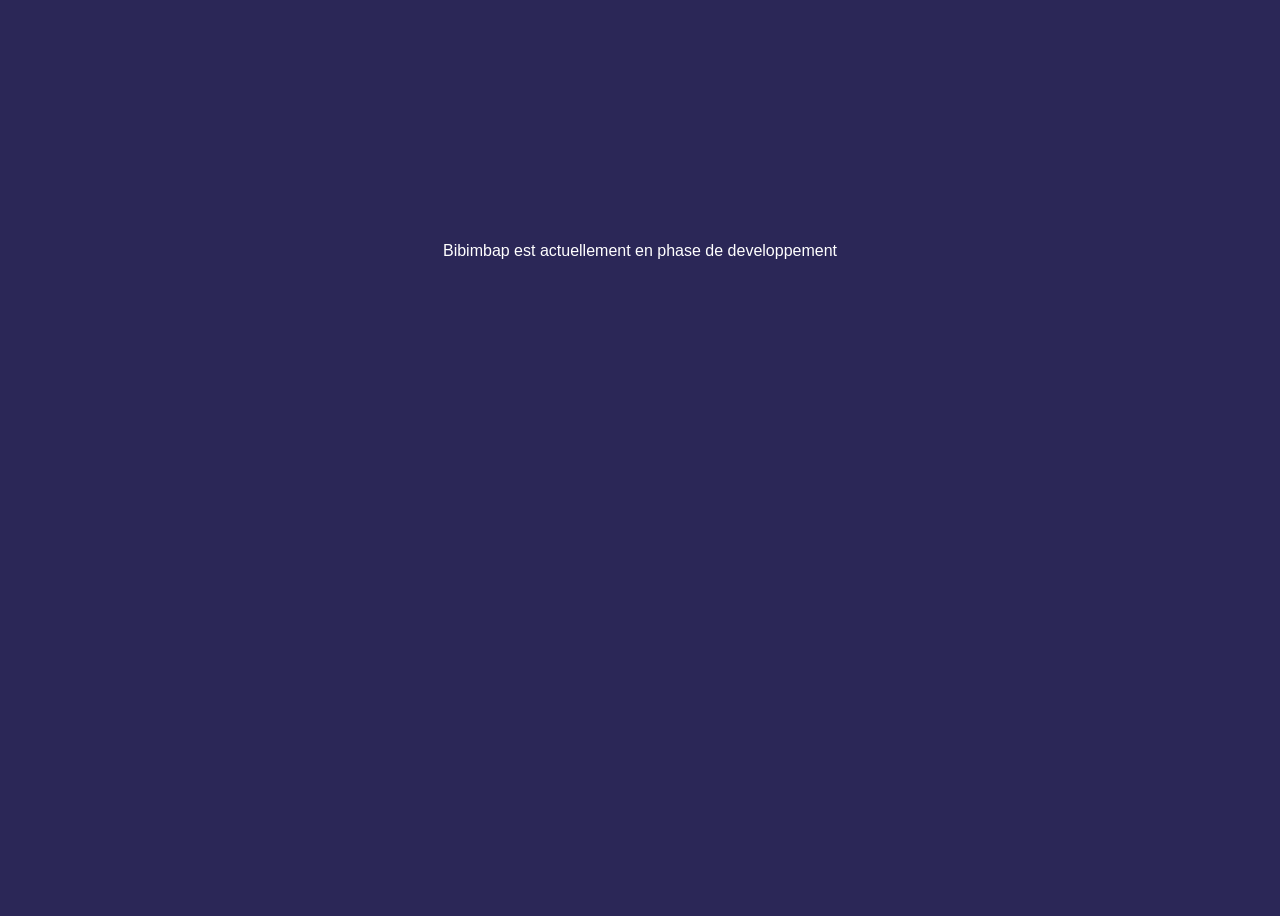
<file: download/bibimbap/index.html>
<!DOCTYPE html>
<html lang="en">
<head>
    <meta charset="UTF-8">
    <meta name="viewport" content="width=device-width, initial-scale=1.0">
    <meta property="og:title" content="ExpressIO">
    <meta property="og:description" content="Site de téléchargement du jeu ExpresIO">
    <title>ExpressIO</title>
    <link rel="stylesheet" href="style.css">
</head>
<body>
    <!-- <a href="ExpressIO_AlphaV2.zip">Télécharger ExpressIO</a> -->
    <p>Bibimbap est actuellement en phase de developpement</p>
    <video src="../../source/bibimbap.mp4" muted autoplay loop></video>
</body>
</html>
</file>
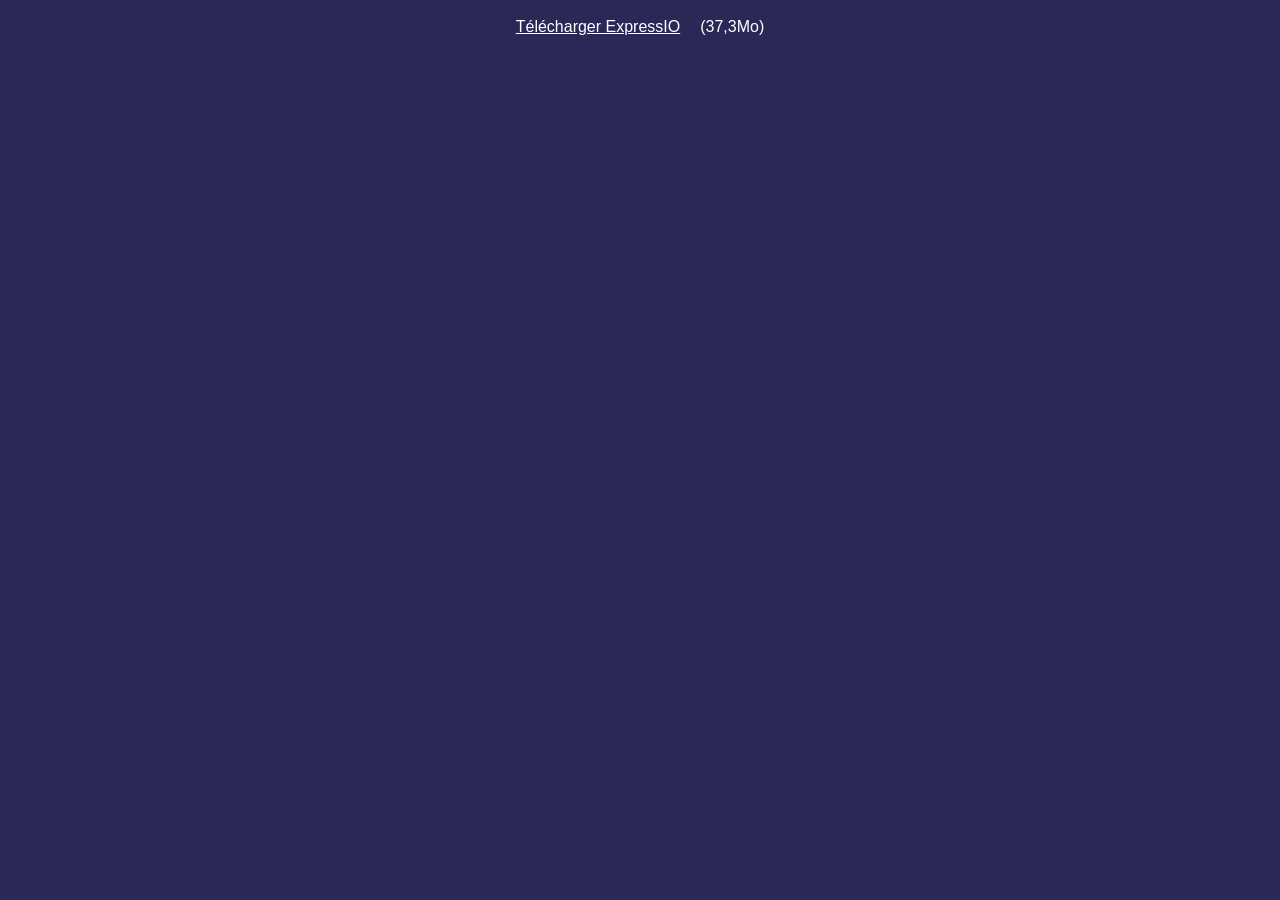
<file: download/expressio/index.html>
<!DOCTYPE html>
<html lang="en">
<head>
    <meta charset="UTF-8">
    <meta name="viewport" content="width=device-width, initial-scale=1.0">
    <meta property="og:title" content="ExpressIO">
    <meta property="og:description" content="Site de téléchargement du jeu ExpresIO">
    <title>ExpressIO</title>
    <link rel="stylesheet" href="style.css">
</head>
<body>
    <a href="ExpressIO_AlphaV2.zip">Télécharger ExpressIO</a>
    <p>(37,3Mo)</p>
</body>
</html>
</file>
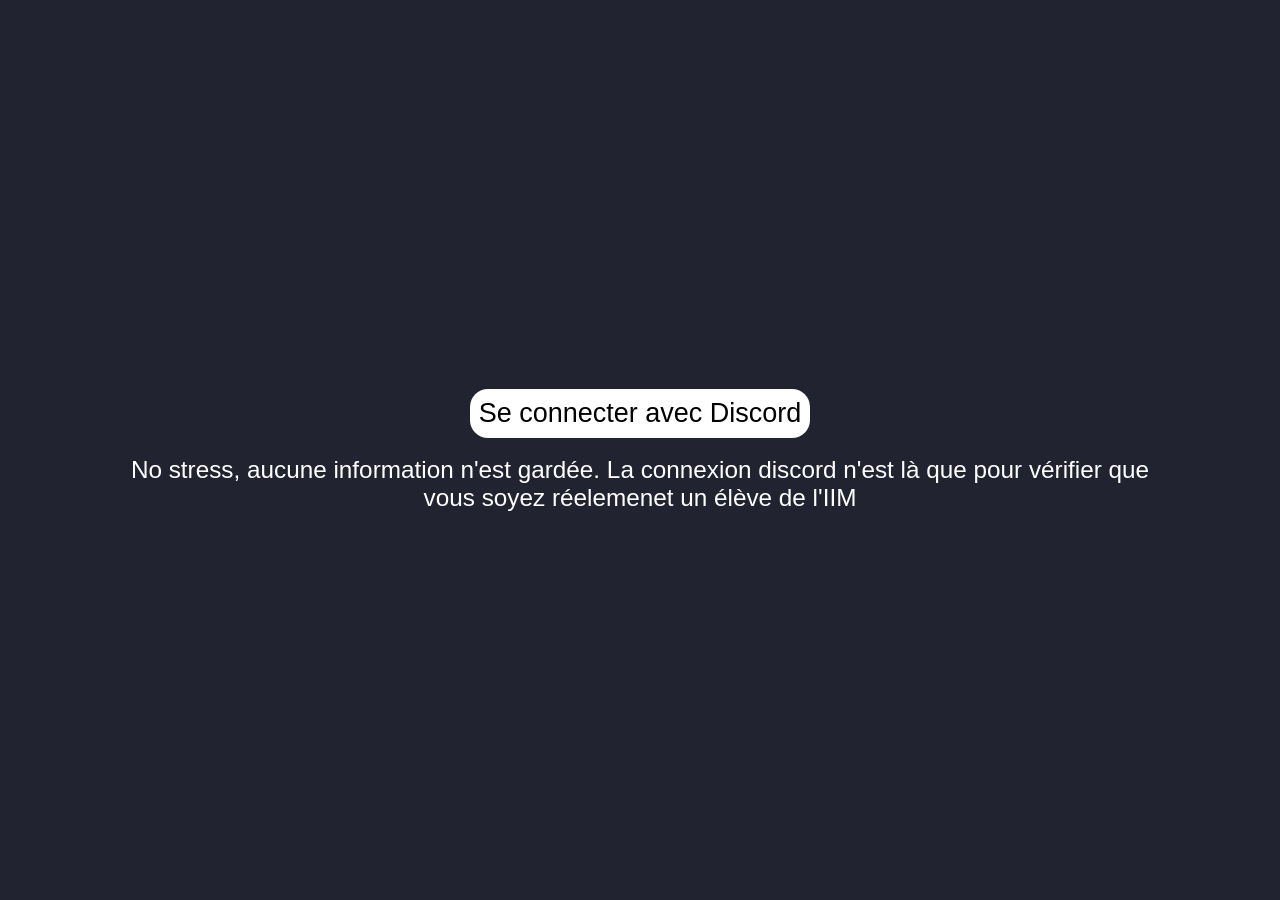
<file: side-quest/discord-login/index.html>
<!-- Coucou toi qui regarde dans le code


/‾‾‾‾‾\ /‾‾‾‾‾] [‾‾‾‾‾‾‾‾] |‾‾‾‾‾] |‾‾‾‾‾\ |‾‾‾‾‾\ |‾| /‾/
| |‾| | | |‾‾‾   ‾‾|  |‾‾  | |‾‾‾  |     | |     | | |/ /
| | | | | |        |  |    |  ___] |     / |     / |  _/
| |_| | | |___     |  |    | |___  | |\ \  | |\ \  | |
\_____/ \_____]    |__|    |_____] |_| \_\ |_| \_\ |_|
MADE ON EARTH BY HUMANS
-->
<!DOCTYPE html>
<html lang="fr">
<head>
    <meta charset="UTF-8">
    <meta name="viewport" content="width=device-width, initial-scale=1.0">
    <title>Connectez vous à Discord</title>
    <link rel="stylesheet" href="public/style.css">
</head>
<body class="loginBody">
    <a href="https://discord.com/oauth2/authorize?client_id=1440428183248703541&response_type=code&redirect_uri=https%3A%2F%2Fterrysegaunes.fr%2Fhome.html&scope=identify+guilds+rpc.video.write">
        <button>Se connecter avec Discord</button>
    </a>
    <p>
        No stress, aucune information n'est gardée.
        La connexion discord n'est là que pour vérifier que vous soyez réelemenet un élève de l'IIM
    </p>
</body>
</html>
</file>
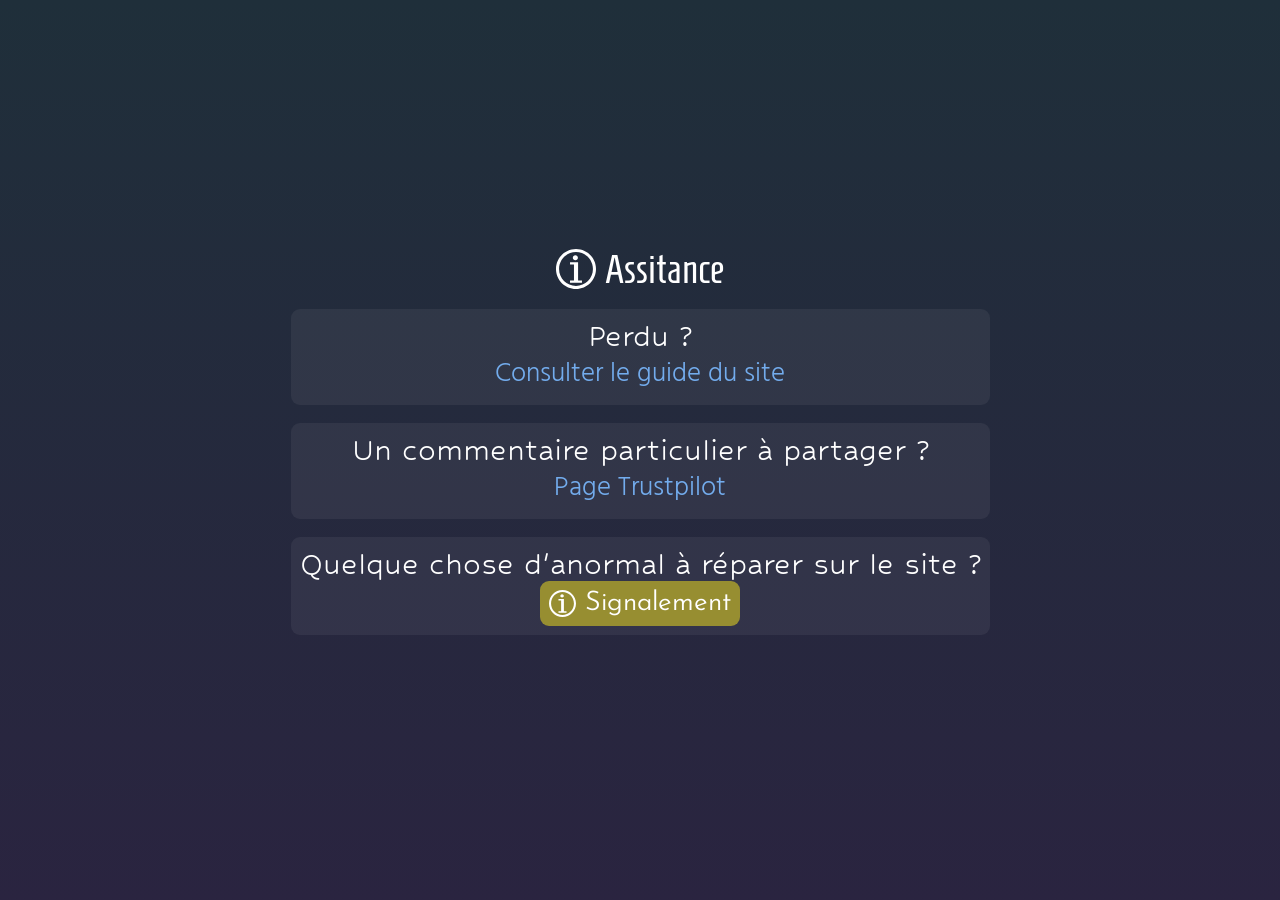
<file: sous-page/assistance/index.html>
<!-- Coucou toi qui regarde dans le code


/‾‾‾‾‾\ /‾‾‾‾‾] [‾‾‾‾‾‾‾‾] |‾‾‾‾‾] |‾‾‾‾‾\ |‾‾‾‾‾\ |‾| /‾/
| |‾| | | |‾‾‾   ‾‾|  |‾‾  | |‾‾‾  |     | |     | | |/ /
| | | | | |        |  |    |  ___] |     / |     / |  _/
| |_| | | |___     |  |    | |___  | |\ \  | |\ \  | |
\_____/ \_____]    |__|    |_____] |_| \_\ |_| \_\ |_|
MADE ON EARTH BY HUMANS
-->
<!DOCTYPE html>
<html lang="fr">
<head>
    <meta charset="UTF-8">
    <meta name="viewport" content="width=device-width, initial-scale=1.0">
    <meta property="og:title" content="Terry Segaunes - Assistance">
    <meta property="og:description" content="Page d'assistance du site web de Terry Segaunes">
    <title>Assistance</title>
    <link rel="stylesheet" href="style.css">
</head>
<body>
    <header>
        <img src="../../source/assistance.svg" alt="assistance logo" id="logo">
        <h1>Assitance</h1>
    </header>
    <main>
        <a href="" onclick="alert(`la fonctionnalite n'a pas encore ete faite`)">
            <div class="element">
                <h1>Perdu ?</h1>
                <h2>Consulter le guide du site</h2>
            </div>
        </a>
        <a href="https://fr.trustpilot.com/review/terrysegaunes.fr">
            <div class="element">
                <h1>Un commentaire particulier à partager ?</h1>
                <h2>Page Trustpilot</h2>
            </div>
        </a>
        <a href="signalement.html">
            <div class="element">
                <h1>Quelque chose d'anormal à réparer sur le site ?</h1>
                <div id="signalement">
                    <img src="../../source/assistance.svg" alt="assistance logo">
                    <h3>Signalement</h3>
                </div>
            </div>
        </a>
    </main>
</body>
</html>
</file>
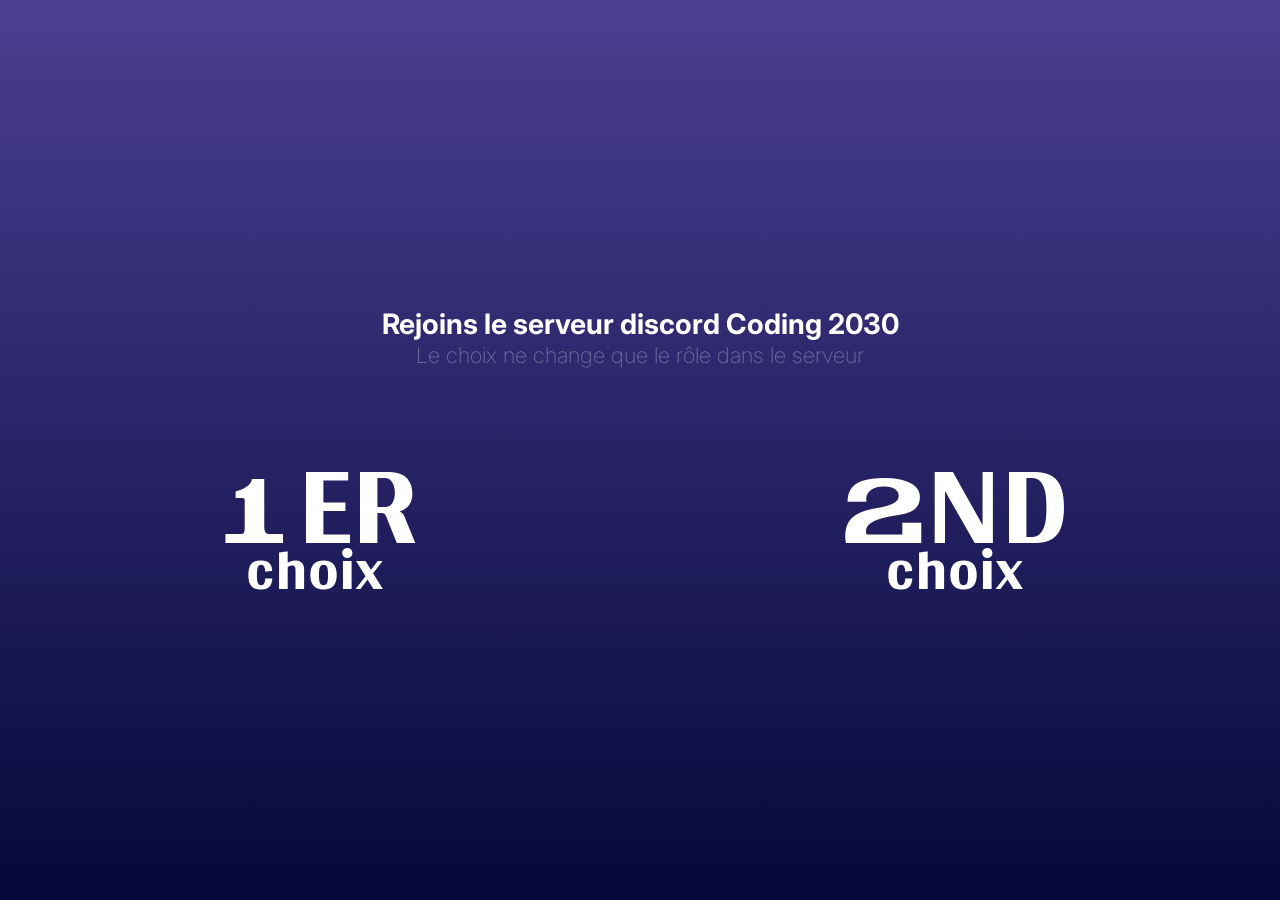
<file: sous-page/coding2030/index.html>
<!DOCTYPE html>
<html lang="en">
<head>
    <meta charset="UTF-8">
    <meta name="viewport" content="width=device-width, initial-scale=1.0">
    <meta property="og:title" content="Serveur discord Coding 2030">
    <meta property="og:description" content="Lien de redirection vers le serveur discord coding 2030">
    <title>Coding 2030</title>
    <link rel="stylesheet" href="style.css">
</head>
<body>
    <h1>Rejoins le serveur discord Coding 2030</h1>
    <h2>Le choix ne change que le rôle dans le serveur</h2>
    <div>
        <a href="https://discord.gg/wy52tZKgSc">
            <h3>1ER</h3>
            <h4>choix</h4>
        </a>
        <a href="https://discord.gg/AMfgUZdt9q">
            <h3>2ND</h3>
            <h4>choix</h4>
        </a>
    </div>
</body>
</html>
</file>
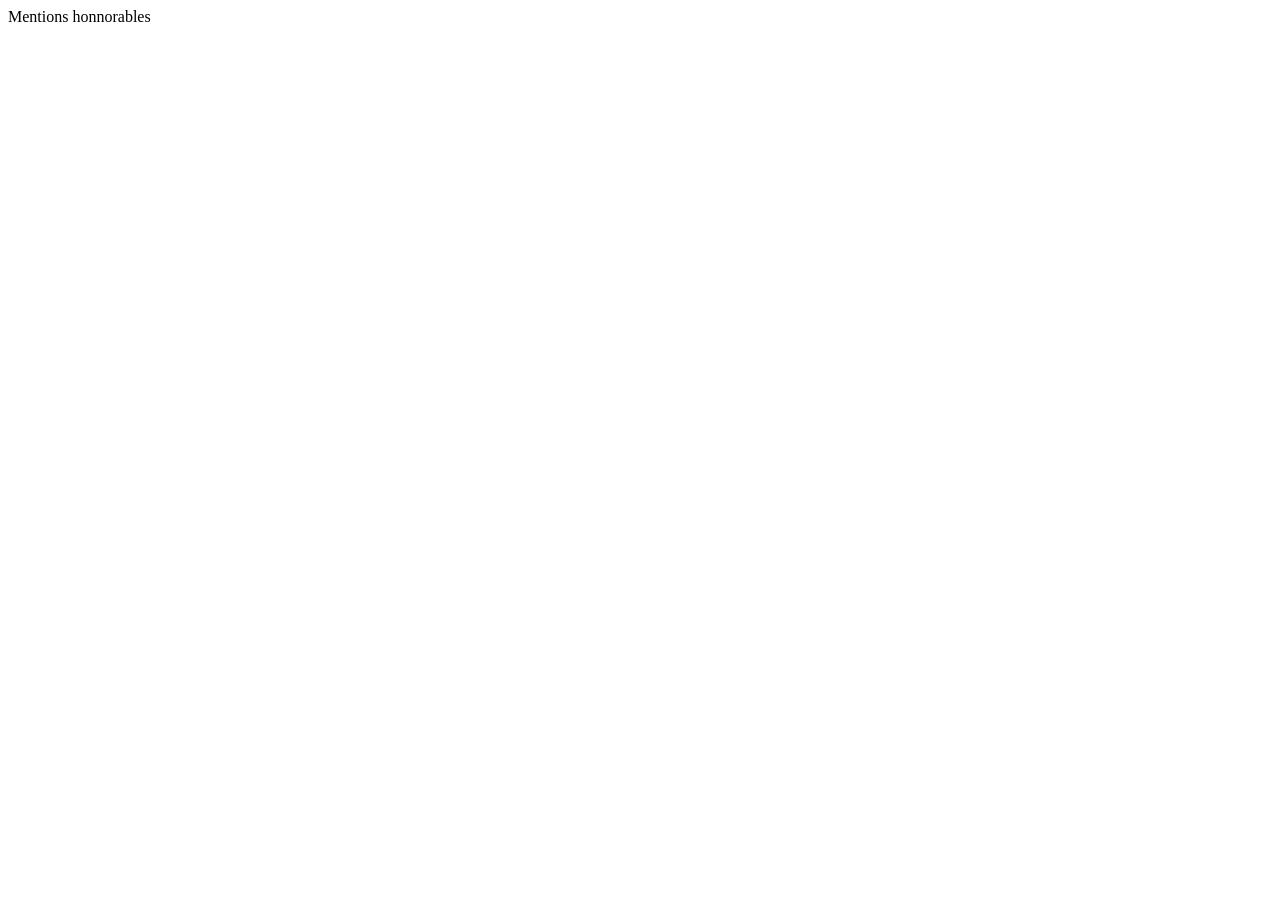
<file: sous-page/mentions-honnorables/index.html>
<!DOCTYPE html>
<html lang="fr">
<head>
    <meta charset="UTF-8">
    <meta name="viewport" content="width=device-width, initial-scale=1.0">
    <title>Mentions honnorables</title>
</head>
<body>
    Mentions honnorables
</body>
</html>
</file>
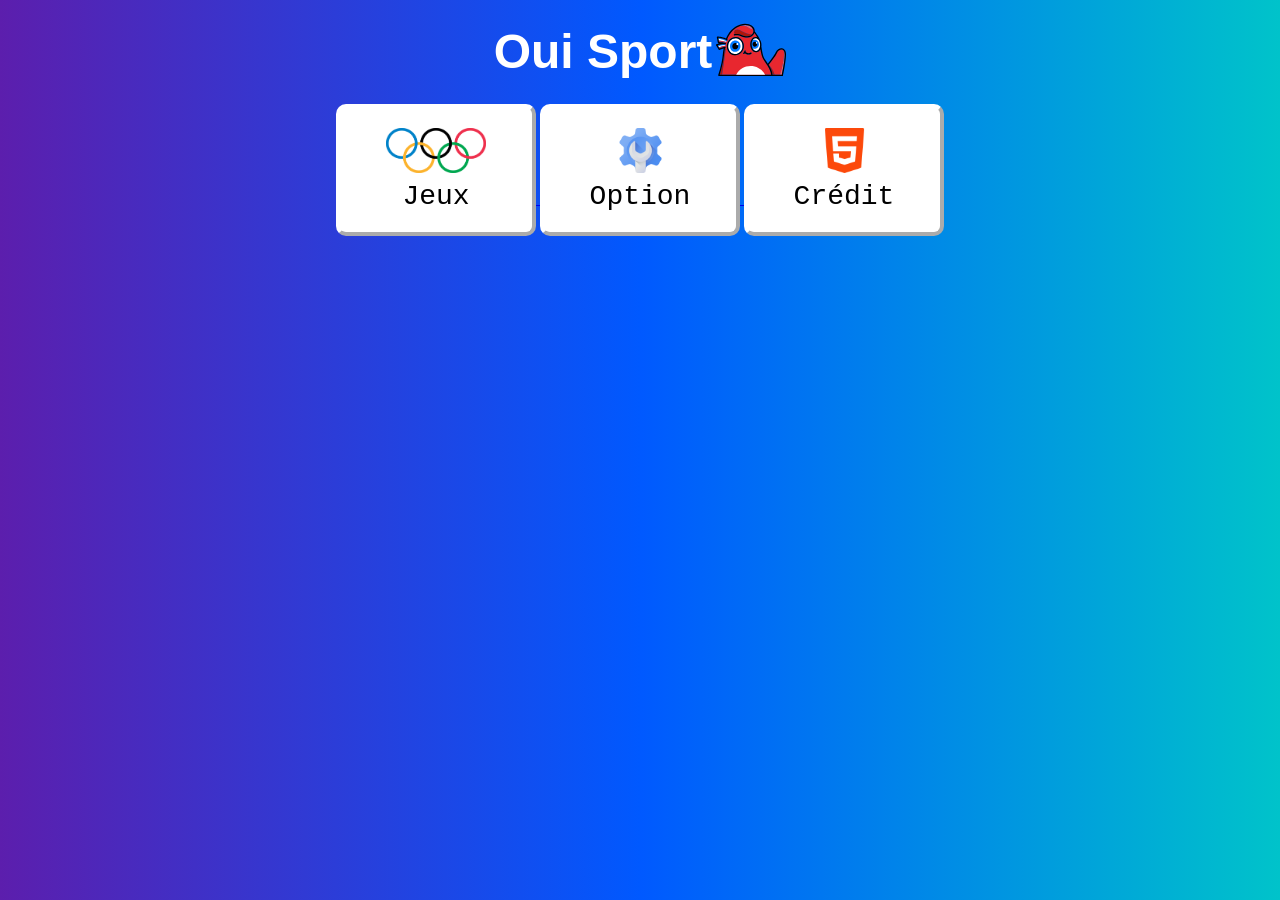
<file: sous-page/ouisport-premiere/index.html>
<!DOCTYPE html>
<html lang="fr">
<head>
    <meta charset="UTF-8">
    <meta name="viewport" content="width=device-width, initial-scale=1.0">
    <title>Oui Sport</title>
    <link href="style.css" rel="stylesheet">
</head>
<body>
    <center>
    <table>
        <thead>
            <tr>
                <td>
                    <h1 class="titre">
                        <font size="10pt">
                            <strong>Oui Sport</strong>
                        </font>
                    </h1>
                </td>
                <td>
                    <img src="image/mascotteJo.svg" width="70" height="70">
                </td>
            </tr>
        </thead>
    </table>
    <table>
        <tbody>
            <a href="selectionDesJeux.html">
                <button type="button" class="bleu">
                <img src="image/logoJo.png" width="100" height="45">
                <br> Jeux
                </button>
            </a>
            <a href="options.html">
                <button type="button" class="blanc">
                <img src="image/optionLogo.png" width="45" , height="45">
                <br> Option</button>
            </a>
            <a href="credits.html">
                <button type="button" class="rouge">
                <img src="image/htmlLogo.png" width="45" , height="45">
                <br> Crédit
                </button>
            </a>
        </tbody>
    </table>
    </center>
</body>
</html>
</file>
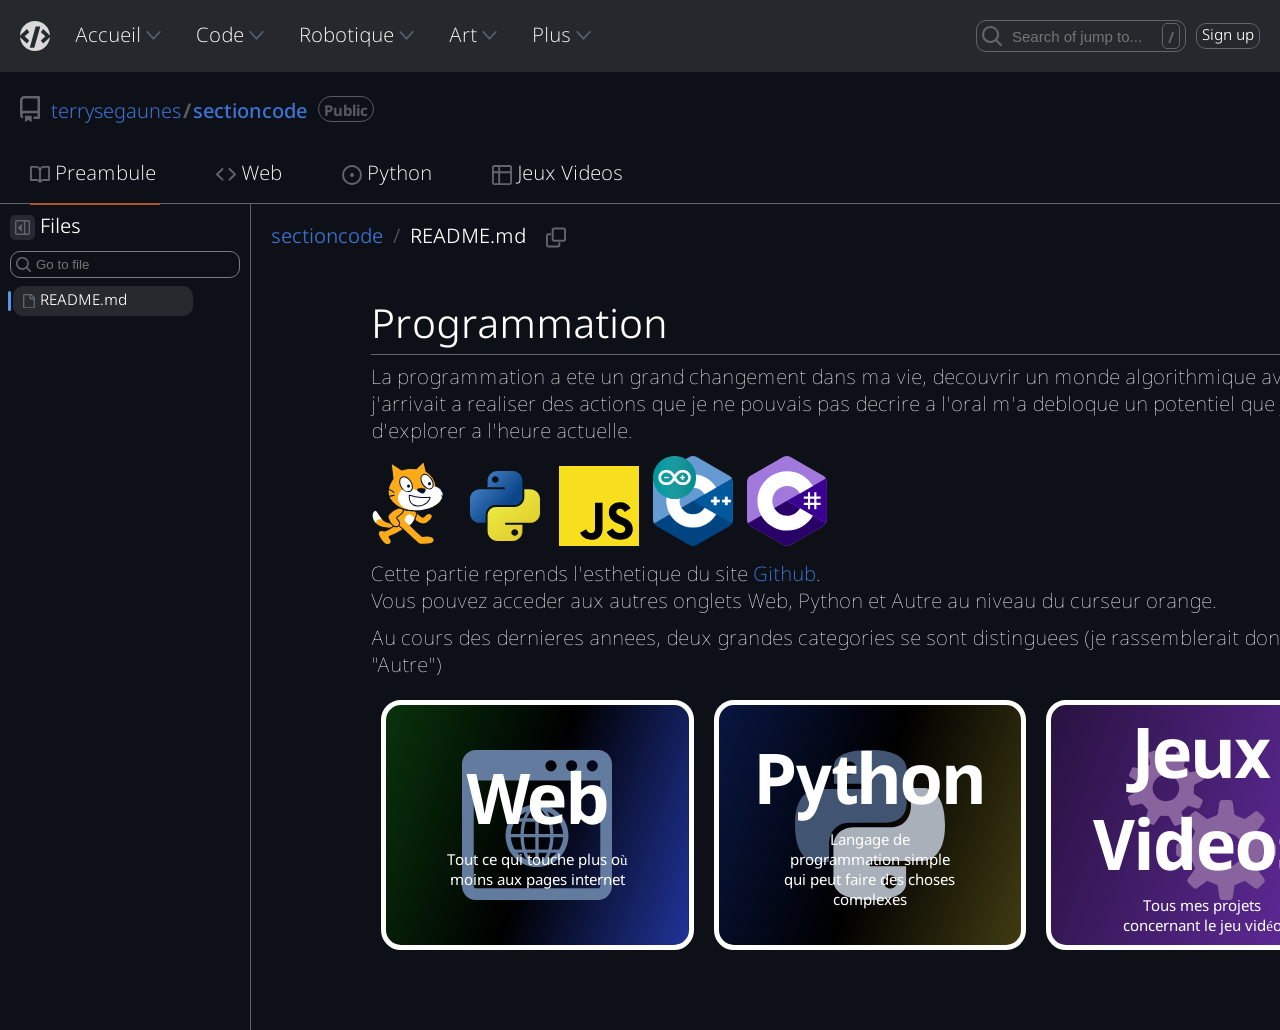
<file: code.html>
<!-- Coucou toi qui regarde dans le code


/‾‾‾‾‾\ /‾‾‾‾‾] [‾‾‾‾‾‾‾‾] |‾‾‾‾‾] |‾‾‾‾‾\ |‾‾‾‾‾\ |‾| /‾/
| |‾| | | |‾‾‾   ‾‾|  |‾‾  | |‾‾‾  |     | |     | | |/ /
| | | | | |        |  |    |  ___] |     / |     / |  _/
| |_| | | |___     |  |    | |___  | |\ \  | |\ \  | |
\_____/ \_____]    |__|    |_____] |_| \_\ |_| \_\ |_|
MADE ON EARTH BY HUMANS
-->
<html lang="fr">
<head>
    <meta charset="UTF-8">
    <meta name="viewport" content="width=device-width, initial-scale=1.0"> 
    <meta property="og:title" content="Terry Segaunes - Code">
    <meta property="og:description" content="Section coding du site web Portfolio de Terry Segaunes">
    <title>Code</title>
    <link rel="stylesheet" href="style.css">
    <link rel="icon" href="source/logo.svg">
    <script defer src="code.js"></script>
    <script defer src="slideMenu.js"></script>
</head>
<body class="codeBody">
    <div id="indexMenu">
        <div class="indexMenuCross" onclick="indexHideMenu()">
            <svg viewBox="0 0 24 24" id="indexMenuSvg" fill="#fff">
                <path d="M18.47 6.47 12.942 12l5.53 5.53-.942.94L12 12.942l-5.53 5.53-.94-.942L11.058 12l-5.53-5.53.942-.94L12 11.058l5.53-5.53.94.942Z"></path>
            </svg>
        </div>
        <hr>
        <div class="indexMenuSelection">
            <h1>Portfolio</h1>
            <h3>terrysegaunes.com</h3>
            <div>
                <a href="index.html" id="indexAcceuil"><h2>ACCUEIL</h2></a>
                <a href="code.html" id="indexMenuCode"><h2>CODE</h2></a>
                <a href="robot.html" id="indexMenuRobot"><h2>ROBOTIQUE</h2></a>
                <a href="art.html" id="indexMenuArt"><h2>ART</h2></a>
                <a href="en-construction.html" id="indexMenuPro"><h2>PROFESSIONNEL</h2></a>
            </div>
        </div>
    </div>
    <header id="code_header">
        <div id="code_header_left_part">
            <img src="source/codeLogo.svg" alt="logo de la section code" id="code_logo" onclick="indexHideMenu()">
            <div class="header_button" id="acceuil_button">
                <h1>Accueil</h1>
                <svg class="down_arrow_svg" viewBox="0 0 13 8" fill="none" xmlns="http://www.w3.org/2000/svg">
                    <line x1="0.75" y1="-0.75" x2="8.80249" y2="-0.75" transform="matrix(0.680451 0.732793 -0.680451 0.732793 0 0.777252)" stroke="#56606D" stroke-width="1.5" stroke-linecap="round"/>
                    <line x1="0.75" y1="-0.75" x2="8.80249" y2="-0.75" transform="matrix(0.680451 -0.732793 0.680451 0.732793 6.5 7.77725)" stroke="#56606D" stroke-width="1.5" stroke-linecap="round"/>
                </svg>
            </div>
            <div class="header_menu" id="acceuil_menu">
                <a href="./index.html">
                    <div class="header_menu_inner">
                        <h1>CV</h1>
                        <h2>Si vous devez faire vite</h2>
                    </div>
                </a>
                <a href="./index.html#indexFooter">
                    <div class="header_menu_inner">
                        <h1>Contacts</h1>
                        <h2>Me contacter</h2>
                    </div>
                </a>
            </div>
            <div class="header_button" id="code_button">
                <h1>Code</h1>
                <svg class="down_arrow_svg" viewBox="0 0 13 8" fill="none" xmlns="http://www.w3.org/2000/svg">
                    <line x1="0.75" y1="-0.75" x2="8.80249" y2="-0.75" transform="matrix(0.680451 0.732793 -0.680451 0.732793 0 0.777252)" stroke="#56606D" stroke-width="1.5" stroke-linecap="round"/>
                    <line x1="0.75" y1="-0.75" x2="8.80249" y2="-0.75" transform="matrix(0.680451 -0.732793 0.680451 0.732793 6.5 7.77725)" stroke="#56606D" stroke-width="1.5" stroke-linecap="round"/>
                </svg>
            </div>
            <div class="header_menu" id="code_menu">
                <a href="en-construction.html">
                    <div class="header_menu_inner">
                        <h1>Mentions honorables</h1>
                        <h2>Aides et participations</h2>
                    </div>
                </a>
            </div>
            <div class="header_button" id="robotique_button">
                <h1>Robotique</h1>
                <svg class="down_arrow_svg" viewBox="0 0 13 8" fill="none" xmlns="http://www.w3.org/2000/svg">
                    <line x1="0.75" y1="-0.75" x2="8.80249" y2="-0.75" transform="matrix(0.680451 0.732793 -0.680451 0.732793 0 0.777252)" stroke="#56606D" stroke-width="1.5" stroke-linecap="round"/>
                    <line x1="0.75" y1="-0.75" x2="8.80249" y2="-0.75" transform="matrix(0.680451 -0.732793 0.680451 0.732793 6.5 7.77725)" stroke="#56606D" stroke-width="1.5" stroke-linecap="round"/>
                </svg>
            </div>
            <div class="header_menu" id="robotique_menu">
                <a href="./robot.html">
                    <div class="header_menu_inner">
                        <h1>Fusion360</h1>
                        <h2>Modelisation 3D</h2>
                    </div>
                </a>
                <a href="./robot.html">
                    <div class="header_menu_inner">
                        <h1>PCB</h1>
                        <h2>Soudure et carte programmee</h2>
                    </div>
                </a>
            </div>
            <div class="header_button" id="art_button">
                <h1>Art</h1>
                <svg class="down_arrow_svg" viewBox="0 0 13 8" fill="none" xmlns="http://www.w3.org/2000/svg">
                    <line x1="0.75" y1="-0.75" x2="8.80249" y2="-0.75" transform="matrix(0.680451 0.732793 -0.680451 0.732793 0 0.777252)" stroke="#56606D" stroke-width="1.5" stroke-linecap="round"/>
                    <line x1="0.75" y1="-0.75" x2="8.80249" y2="-0.75" transform="matrix(0.680451 -0.732793 0.680451 0.732793 6.5 7.77725)" stroke="#56606D" stroke-width="1.5" stroke-linecap="round"/>
                </svg>
            </div>
            <div class="header_menu" id="art_menu">
                <a href="./art.html">
                    <div class="header_menu_inner">
                        <h1>Audiovisuel</h1>
                        <h2>De la photo au montage</h2>
                    </div>
                </a>
                <a href="./art.html">
                    <div class="header_menu_inner">
                        <h1>3D</h1>
                        <h2>Animation et modelisation</h2>
                    </div>
                </a>
            </div>
            <div class="header_button" id="plus_button">
                <h1>Plus</h1>
                <svg class="down_arrow_svg" viewBox="0 0 13 8" fill="none" xmlns="http://www.w3.org/2000/svg">
                    <line x1="0.75" y1="-0.75" x2="8.80249" y2="-0.75" transform="matrix(0.680451 0.732793 -0.680451 0.732793 0 0.777252)" stroke="#56606D" stroke-width="1.5" stroke-linecap="round"/>
                    <line x1="0.75" y1="-0.75" x2="8.80249" y2="-0.75" transform="matrix(0.680451 -0.732793 0.680451 0.732793 6.5 7.77725)" stroke="#56606D" stroke-width="1.5" stroke-linecap="round"/>
                </svg>
            </div>
            <div class="header_menu" id="plus_menu">
                <a href="./index.html#indexFooter">
                    <div class="header_menu_inner">
                        <h1>Me contacter</h1>
                        <h2>Mes reseaux</h2>
                    </div>
                </a>
                <a href="./sous-page/assistance">
                    <div class="header_menu_inner">
                        <h1>Assistance</h1>
                        <h2>Aide et commentaires</h2>
                    </div>
                </a>
            </div>
        </div>
        <div id="code_header_right_part">
            <div id="code_searchbar">
                <svg id="search_svg" viewBox="0 0 25 25" fill="none" xmlns="http://www.w3.org/2000/svg">
                    <path d="M17.2593 19.1494C15.1094 20.8181 12.4044 21.6049 9.69498 21.3495C6.98551 21.0941 4.4752 19.8158 2.67503 17.7747C0.874862 15.7337 -0.0798483 13.0833 0.00523498 10.3632C0.0903183 7.64304 1.2088 5.05755 3.13301 3.13301C5.05755 1.2088 7.64304 0.0903183 10.3632 0.00523498C13.0833 -0.0798483 15.7337 0.874862 17.7747 2.67503C19.8158 4.4752 21.0941 6.98551 21.3495 9.69498C21.6049 12.4044 20.8181 15.1094 19.1494 17.2593L24.5702 22.6801C24.7463 22.8435 24.875 23.0515 24.9428 23.2819C25.0105 23.5124 25.0149 23.7569 24.9554 23.9897C24.8959 24.2224 24.7747 24.4348 24.6046 24.6044C24.4345 24.7741 24.2218 24.8947 23.9889 24.9536C23.7564 25.0132 23.5122 25.0091 23.2819 24.9416C23.0516 24.8741 22.8437 24.7458 22.6801 24.5702L17.2593 19.1494ZM18.7215 10.6972C18.7373 9.63373 18.5415 8.57772 18.1455 7.5906C17.7495 6.60348 17.1612 5.70496 16.4147 4.9473C15.6683 4.18965 14.7787 3.58798 13.7975 3.1773C12.8164 2.76662 11.7635 2.55513 10.6999 2.55513C9.63629 2.55513 8.58331 2.76662 7.60221 3.1773C6.6211 3.58798 5.73145 4.18965 4.98501 4.9473C4.23856 5.70496 3.65022 6.60348 3.25422 7.5906C2.85821 8.57772 2.66244 9.63373 2.6783 10.6972C2.70971 12.8039 3.56866 14.8138 5.06958 16.2925C6.5705 17.7712 8.5929 18.6001 10.6999 18.6001C12.8069 18.6001 14.8293 17.7712 16.3302 16.2925C17.8311 14.8138 18.69 12.8039 18.7215 10.6972Z" fill="#60656C"/>
                </svg>
                <input type="text" placeholder="Search of jump to..." id="searchbar">
                <div id="search_bar_command_button">
                    <h2>/</h2>
                </div>
            </div>
            <div id="sign_up_div">
                <h2>Sign up</h2>
            </div>
        </div>
    </header>
    <main id="code_main">
        <div id="code_title">
            <svg viewBox="0 0 17 22" fill="none" xmlns="http://www.w3.org/2000/svg">
                <path d="M2.06727e-06 3.49206C2.06727e-06 2.56591 0.373141 1.67769 1.03733 1.0228C1.70152 0.367913 2.60236 0 3.54167 0L15.9375 0C16.2193 0 16.4895 0.110374 16.6888 0.306841C16.8881 0.503307 17 0.769773 17 1.04762V18.5079C17 18.7858 16.8881 19.0522 16.6888 19.2487C16.4895 19.4452 16.2193 19.5556 15.9375 19.5556H12.3958C12.114 19.5556 11.8438 19.4452 11.6445 19.2487C11.4453 19.0522 11.3333 18.7858 11.3333 18.5079C11.3333 18.2301 11.4453 17.9636 11.6445 17.7672C11.8438 17.5707 12.114 17.4603 12.3958 17.4603H14.875V14.6667H3.54167C3.2627 14.6667 2.98996 14.748 2.75763 14.9002C2.52531 15.0525 2.34375 15.269 2.23573 15.5226C2.1277 15.7762 2.09802 16.0556 2.1504 16.3258C2.20278 16.5959 2.33489 16.8448 2.53017 17.0413C2.62784 17.1396 2.70491 17.2559 2.75699 17.3836C2.80906 17.5113 2.83512 17.6479 2.83368 17.7855C2.83223 17.9231 2.8033 18.0591 2.74855 18.1857C2.6938 18.3123 2.6143 18.427 2.51459 18.5233C2.41487 18.6196 2.29689 18.6956 2.16739 18.7469C2.03788 18.7983 1.89939 18.824 1.75982 18.8226C1.62024 18.8211 1.48232 18.7926 1.35392 18.7386C1.22553 18.6846 1.10917 18.6063 1.0115 18.5079C0.36226 17.8554 -0.0009999 16.9776 2.06727e-06 16.0635V3.49206ZM14.875 2.09524H3.54167C3.16594 2.09524 2.80561 2.2424 2.53993 2.50436C2.27426 2.76631 2.125 3.1216 2.125 3.49206V12.862C2.57174 12.6695 3.05414 12.5705 3.54167 12.5714H14.875V2.09524ZM4.25 17.1111C4.25 17.0185 4.28731 16.9297 4.35373 16.8642C4.42015 16.7987 4.51024 16.7619 4.60417 16.7619H9.5625C9.65643 16.7619 9.74652 16.7987 9.81293 16.8642C9.87935 16.9297 9.91667 17.0185 9.91667 17.1111V21.6508C9.91667 21.7156 9.89835 21.7792 9.86377 21.8344C9.82919 21.8895 9.77972 21.9341 9.72089 21.9631C9.66206 21.9921 9.5962 22.0044 9.53069 21.9986C9.46519 21.9928 9.40262 21.9691 9.35 21.9302L7.29583 20.4118C7.23462 20.3663 7.16002 20.3416 7.08333 20.3416C7.00665 20.3416 6.93205 20.3663 6.87083 20.4118L4.81667 21.9302C4.76405 21.9691 4.70148 21.9928 4.63597 21.9986C4.57047 22.0044 4.50461 21.9921 4.44578 21.9631C4.38695 21.9341 4.33747 21.8895 4.3029 21.8344C4.26832 21.7792 4.25 21.7156 4.25 21.6508V17.1111Z" fill="#60656C"/>
            </svg>
            <h1 id="code_user_title">terrysegaunes</h1>
            <h1 id="code_between">/</h1>
            <h1 id="code_nom_section">sectioncode</h1>
            <div id="public_element">
                <h2>Public</h2>
            </div>
        </div>
        <div id="code_up_buttons">
            <div id="preambule_div" class="up_button">
                <svg viewBox="0 0 19 16" fill="none" xmlns="http://www.w3.org/2000/svg">
                    <path d="M0 0.888937C0 0.653178 0.0938276 0.427074 0.260842 0.260367C0.427856 0.0936603 0.654376 5.23649e-06 0.890569 5.23649e-06H5.94069C7.39766 5.23649e-06 8.69196 0.699298 9.50297 1.77905C9.91753 1.22587 10.4558 0.77696 11.0749 0.468095C11.6939 0.15923 12.3767 -0.0010561 13.0688 5.23649e-06H18.1094C18.3456 5.23649e-06 18.5721 0.0936603 18.7392 0.260367C18.9062 0.427074 19 0.653178 19 0.888937V13.334C19 13.5697 18.9062 13.7958 18.7392 13.9626C18.5721 14.1293 18.3456 14.2229 18.1094 14.2229H12.7577C12.4068 14.2229 12.0594 14.2919 11.7353 14.4259C11.4111 14.5599 11.1166 14.7564 10.8685 15.004L10.1299 15.74C9.96295 15.9065 9.7366 16 9.5006 16C9.26459 16 9.03824 15.9065 8.87126 15.74L8.13268 15.004C7.88459 14.7564 7.59006 14.5599 7.26591 14.4259C6.94176 14.2919 6.59434 14.2229 6.24348 14.2229H0.890569C0.654376 14.2229 0.427856 14.1293 0.260842 13.9626C0.0938276 13.7958 0 13.5697 0 13.334L0 0.888937ZM8.61002 13.1254L8.61477 7.11265L8.6124 4.4423C8.61177 3.73543 8.33001 3.05773 7.82904 2.55812C7.32806 2.05851 6.64886 1.77787 5.94069 1.77787H1.78114V12.4451H6.2423C7.07994 12.445 7.9006 12.6808 8.61002 13.1254ZM10.3959 4.44467L10.3912 13.123C11.1002 12.6798 11.9199 12.4449 12.7565 12.4451H17.2177V1.77787H13.0676C12.359 1.77787 11.6795 2.05883 11.1784 2.55896C10.6774 3.05908 10.3959 3.73739 10.3959 4.44467Z" fill="#60656C"/>
                </svg>
                <h1>Preambule</h1>
            </div>
            <div id="web_div" class="up_button">
                <svg viewBox="0 0 19 12" fill="none" xmlns="http://www.w3.org/2000/svg">
                    <path d="M13.5198 0.285004L18.7295 5.36469C18.9017 5.53276 18.9984 5.7606 18.9984 5.99815C18.9984 6.2357 18.9017 6.46354 18.7295 6.63162L13.5198 11.7113C13.4075 11.8293 13.2645 11.9156 13.1061 11.961C12.9477 12.0064 12.7796 12.0094 12.6196 11.9695C12.4596 11.9296 12.3136 11.8484 12.197 11.7343C12.0804 11.6203 11.9974 11.4778 11.9569 11.3217C11.916 11.1658 11.9188 11.0021 11.9652 10.8477C12.0116 10.6934 12.0998 10.554 12.2205 10.4444L16.7805 5.99815L12.2205 1.55194C12.0995 1.44237 12.011 1.303 11.9644 1.14852C11.9178 0.994041 11.9148 0.830166 11.9557 0.674161C11.9966 0.518156 12.0799 0.375798 12.1968 0.262085C12.3138 0.148372 12.46 0.0675148 12.6201 0.0280318C12.7799 -0.0119085 12.9478 -0.00912231 13.1061 0.0360976C13.2645 0.0813176 13.4074 0.1673 13.5198 0.285004ZM5.47855 0.285004C5.65293 0.126746 5.88345 0.040567 6.12164 0.044579C6.35984 0.048591 6.58716 0.142482 6.75584 0.306518C6.92407 0.470984 7.02036 0.692636 7.02448 0.924888C7.02859 1.15714 6.94021 1.3819 6.7779 1.55194L2.2179 5.99815L6.7779 10.4444C6.89892 10.5539 6.98739 10.6933 7.03398 10.8478C7.08058 11.0023 7.08359 11.1661 7.04268 11.3221C7.00177 11.4781 6.91846 11.6205 6.80153 11.7342C6.68461 11.8479 6.53839 11.9288 6.37829 11.9683C6.21847 12.0082 6.05057 12.0054 5.89224 11.9602C5.73391 11.915 5.591 11.829 5.47855 11.7113L0.268868 6.63162C0.0967033 6.46354 0 6.2357 0 5.99815C0 5.7606 0.0967033 5.53276 0.268868 5.36469L5.47855 0.285004Z" fill="#60656C"/>
                </svg>
                <h1>Web</h1>
            </div>
            <div id="python_div" class="up_button">
                <svg viewBox="0 0 20 20" fill="none" xmlns="http://www.w3.org/2000/svg">
                    <circle cx="10" cy="10" r="2" fill="#60656C"/>
                    <circle cx="10" cy="10" r="9" stroke="#60656C" stroke-width="2"/>
                </svg>
                <h1>Python</h1>
            </div>
            <div id="autre_div" class="up_button">
                <svg viewBox="0 0 16 16" fill="none" xmlns="http://www.w3.org/2000/svg">
                    <path d="M0 1.75C0 0.784 0.784 0 1.75 0H14.25C15.216 0 16 0.784 16 1.75V14.25C16 14.7141 15.8156 15.1592 15.4874 15.4874C15.1592 15.8156 14.7141 16 14.25 16H1.75C1.28587 16 0.840752 15.8156 0.512563 15.4874C0.184374 15.1592 0 14.7141 0 14.25L0 1.75ZM6.5 6.5V14.5H14.25C14.3163 14.5 14.3799 14.4737 14.4268 14.4268C14.4737 14.3799 14.5 14.3163 14.5 14.25V6.5H6.5ZM14.5 5V1.75C14.5 1.6837 14.4737 1.62011 14.4268 1.57322C14.3799 1.52634 14.3163 1.5 14.25 1.5H6.5V5H14.5ZM1.5 6.5V14.25C1.5 14.388 1.612 14.5 1.75 14.5H5V6.5H1.5ZM5 5V1.5H1.75C1.6837 1.5 1.62011 1.52634 1.57322 1.57322C1.52634 1.62011 1.5 1.6837 1.5 1.75V5H5Z" fill="#60656C"/>
                </svg>
                <h1>Jeux Videos</h1>
            </div>
        </div>
        <div id="code_up_line">
            <div id="code_up_cursor"></div>
        </div>
        <div id="downpart">
            <div id="code_left_content">
                <div id="file_up_text">
                    <div id="file_icon">
                        <svg viewBox="0 0 22 22" fill="none" xmlns="http://www.w3.org/2000/svg">
                            <path d="M4.15222 11.8677C4.10398 11.8194 4.06571 11.7621 4.0396 11.699C4.01349 11.6359 4.00005 11.5682 4.00005 11.4999C4.00005 11.4315 4.01349 11.3639 4.0396 11.3007C4.06571 11.2376 4.10398 11.1803 4.15222 11.132L9.11631 6.15261C9.18875 6.07977 9.28112 6.03013 9.38172 6.01001C9.48231 5.98989 9.5866 6.00018 9.68136 6.03958C9.77612 6.07898 9.85708 6.14571 9.91398 6.23132C9.97088 6.31693 10.0012 6.41757 10.001 6.52046V16.4793C10.0012 16.5822 9.97088 16.6828 9.91398 16.7684C9.85708 16.854 9.77612 16.9208 9.68136 16.9602C9.5866 16.9996 9.48231 17.0098 9.38172 16.9897C9.28112 16.9696 9.18875 16.92 9.11631 16.8471L4.15222 11.8677Z" fill="#60656C"/>
                            <path d="M2.40625 0H19.5938C20.922 0 22 1.078 22 2.40625V19.5938C22 20.2319 21.7465 20.844 21.2952 21.2952C20.844 21.7465 20.2319 22 19.5938 22H2.40625C1.76807 22 1.15603 21.7465 0.704774 21.2952C0.253515 20.844 0 20.2319 0 19.5938V2.40625C0 1.078 1.078 0 2.40625 0ZM2.0625 2.40625V19.5938C2.0625 19.7835 2.2165 19.9375 2.40625 19.9375H13.0625V2.0625H2.40625C2.31508 2.0625 2.22765 2.09872 2.16318 2.16318C2.09872 2.22765 2.0625 2.31508 2.0625 2.40625ZM15.125 19.9375H19.5938C19.6849 19.9375 19.7724 19.9013 19.8368 19.8368C19.9013 19.7724 19.9375 19.6849 19.9375 19.5938V2.40625C19.9375 2.31508 19.9013 2.22765 19.8368 2.16318C19.7724 2.09872 19.6849 2.0625 19.5938 2.0625H15.125V19.9375Z" fill="#60656C"/>
                        </svg>
                    </div>
                    <h1>Files</h1>
                </div>
                <div id="file_searchbar">
                    <svg id="left_search_svg" viewBox="0 0 25 25" fill="none" xmlns="http://www.w3.org/2000/svg">
                        <path d="M17.2593 19.1494C15.1094 20.8181 12.4044 21.6049 9.69498 21.3495C6.98551 21.0941 4.4752 19.8158 2.67503 17.7747C0.874862 15.7337 -0.0798483 13.0833 0.00523498 10.3632C0.0903183 7.64304 1.2088 5.05755 3.13301 3.13301C5.05755 1.2088 7.64304 0.0903183 10.3632 0.00523498C13.0833 -0.0798483 15.7337 0.874862 17.7747 2.67503C19.8158 4.4752 21.0941 6.98551 21.3495 9.69498C21.6049 12.4044 20.8181 15.1094 19.1494 17.2593L24.5702 22.6801C24.7463 22.8435 24.875 23.0515 24.9428 23.2819C25.0105 23.5124 25.0149 23.7569 24.9554 23.9897C24.8959 24.2224 24.7747 24.4348 24.6046 24.6044C24.4345 24.7741 24.2218 24.8947 23.9889 24.9536C23.7564 25.0132 23.5122 25.0091 23.2819 24.9416C23.0516 24.8741 22.8437 24.7458 22.6801 24.5702L17.2593 19.1494ZM18.7215 10.6972C18.7373 9.63373 18.5415 8.57772 18.1455 7.5906C17.7495 6.60348 17.1612 5.70496 16.4147 4.9473C15.6683 4.18965 14.7787 3.58798 13.7975 3.1773C12.8164 2.76662 11.7635 2.55513 10.6999 2.55513C9.63629 2.55513 8.58331 2.76662 7.60221 3.1773C6.6211 3.58798 5.73145 4.18965 4.98501 4.9473C4.23856 5.70496 3.65022 6.60348 3.25422 7.5906C2.85821 8.57772 2.66244 9.63373 2.6783 10.6972C2.70971 12.8039 3.56866 14.8138 5.06958 16.2925C6.5705 17.7712 8.5929 18.6001 10.6999 18.6001C12.8069 18.6001 14.8293 17.7712 16.3302 16.2925C17.8311 14.8138 18.69 12.8039 18.7215 10.6972Z" fill="#60656C"/>
                    </svg>
                    <input type="text" placeholder="Go to file" id="left_searchbar">
                </div>
                <div id="file_display">
                    <div id="blue_box"></div>
                    <div id="inner_file_display">
                        <svg viewBox="0 0 19 23" fill="none" xmlns="http://www.w3.org/2000/svg" id="file_svg">
                            <path d="M0 2.51562C0 1.127 1.14585 0 2.55769 0H12.1834C12.8615 0 13.5119 0.2645 13.9913 0.737437L18.2502 4.92631C18.7311 5.39781 19 6.0375 19 6.7045V20.4844C19 21.1516 18.7305 21.7914 18.2509 22.2632C17.7712 22.735 17.1206 23 16.4423 23H2.55769C1.87935 23 1.22879 22.735 0.749131 22.2632C0.269471 21.7914 0 21.1516 0 20.4844V2.51562ZM2.55769 2.15625C2.46079 2.15625 2.36785 2.19411 2.29933 2.26151C2.2308 2.3289 2.19231 2.42031 2.19231 2.51562V20.4844C2.19231 20.6828 2.356 20.8438 2.55769 20.8438H16.4423C16.5392 20.8438 16.6322 20.8059 16.7007 20.7385C16.7692 20.6711 16.8077 20.5797 16.8077 20.4844V8.625H12.7885C12.1101 8.625 11.4596 8.35996 10.9799 7.88819C10.5002 7.41642 10.2308 6.77656 10.2308 6.10938V2.15625H2.55769ZM12.4231 2.24538V6.10938C12.4231 6.30775 12.5868 6.46875 12.7885 6.46875H16.7171L16.701 6.45006L12.4421 2.26119L12.4231 2.24538Z" fill="#60656C"/>
                        </svg>
                        <h2 id="file_name">README.md</h2>
                    </div>
                </div>
            </div>
            <div id="middle_line"></div>
            <div id="page_content">
                <div id="page_content_title">
                    <a href="" id="inner_page_content_title_1">
                        <h2>sectioncode</h2>
                    </a>
                    <h2 id="inner_page_content_title_2">/</h2>
                    <h2 id="inner_page_content_title_3">README.md</h2>
                    <svg viewBox="0 0 21 21" fill="none" xmlns="http://www.w3.org/2000/svg" id="inner_page_content_title_4">
                        <path d="M0 8.38636C0 7.06909 1.06909 6 2.38636 6H4.43182C4.70306 6 4.9632 6.10775 5.155 6.29955C5.34679 6.49135 5.45455 6.75148 5.45455 7.02273C5.45455 7.29397 5.34679 7.55411 5.155 7.7459C4.9632 7.9377 4.70306 8.04545 4.43182 8.04545H2.38636C2.29595 8.04545 2.20924 8.08137 2.1453 8.1453C2.08137 8.20924 2.04545 8.29595 2.04545 8.38636V18.6136C2.04545 18.8018 2.19818 18.9545 2.38636 18.9545H12.6136C12.7041 18.9545 12.7908 18.9186 12.8547 18.8547C12.9186 18.7908 12.9545 18.7041 12.9545 18.6136V16.5682C12.9545 16.2969 13.0623 16.0368 13.2541 15.845C13.4459 15.6532 13.706 15.5455 13.9773 15.5455C14.2485 15.5455 14.5087 15.6532 14.7004 15.845C14.8922 16.0368 15 16.2969 15 16.5682V18.6136C15 19.2465 14.7486 19.8535 14.3011 20.3011C13.8535 20.7486 13.2465 21 12.6136 21H2.38636C1.75346 21 1.14648 20.7486 0.69895 20.3011C0.25142 19.8535 0 19.2465 0 18.6136L0 8.38636Z" fill="#60656C"/>
                        <path d="M6 2.38636C6 1.06909 7.06909 0 8.38636 0H18.6136C19.9309 0 21 1.06909 21 2.38636V12.6136C21 13.2465 20.7486 13.8535 20.3011 14.3011C19.8535 14.7486 19.2465 15 18.6136 15H8.38636C7.75346 15 7.14648 14.7486 6.69895 14.3011C6.25142 13.8535 6 13.2465 6 12.6136V2.38636ZM8.38636 2.04545C8.29595 2.04545 8.20924 2.08137 8.1453 2.1453C8.08137 2.20924 8.04545 2.29595 8.04545 2.38636V12.6136C8.04545 12.8018 8.19818 12.9545 8.38636 12.9545H18.6136C18.7041 12.9545 18.7908 12.9186 18.8547 12.8547C18.9186 12.7908 18.9545 12.7041 18.9545 12.6136V2.38636C18.9545 2.29595 18.9186 2.20924 18.8547 2.1453C18.7908 2.08137 18.7041 2.04545 18.6136 2.04545H8.38636Z" fill="#60656C"/>
                    </svg>
                </div>
                <div id="preambule_page_content" class="section_page_content"> <!-- SECTION PREAMBULE -->
                    <div id="preambule_content">
                        <h1 class="big_title">Programmation</h1>
                        <div class="big_title_underline"></div>
                        <p class="preambule_p">La programmation a ete un grand changement dans ma vie, decouvrir un monde algorithmique avec le quel j'arrivait a realiser des actions que je ne pouvais pas decrire a l'oral m'a debloque un potentiel que je continue d'explorer a l'heure actuelle.</p>
                        <div class="preambule_image_compilation">
                            <img src="source/scratch.svg" alt="scratch" class="preambule_img">
                            <img src="source/Python.svg" alt="python" class="preambule_img">
                            <img src="source/JavaScript.svg" alt="JS" class="preambule_img">
                            <img src="source/Arduino.png" alt="Arduino" class="preambule_img">
                            <img src="source/Csharp.svg" alt="C#" class="preambule_img">
                        </div>
                        <p class="preambule_p">Cette partie reprends l'esthetique du site <a href="https://github.com/">Github</a>. <br>
                        Vous pouvez acceder aux autres onglets Web, Python et Autre au niveau du curseur orange.</p>
                        <p class="preambule_p">Au cours des dernieres annees, deux grandes categories se sont distinguees (je rassemblerait donc le reste dans "Autre")</p>
                        <div id="preambule_buttons">
                            <div class="preambule_button" id="web_button" title="Section Web">
                                <div class="button_display">
                                    <h1>Web</h1>
                                </div>
                                <p>Tout ce qui touche plus où moins aux pages internet</p>
                            </div>
                            <div class="preambule_button" id="python_button" title="Section Python">
                                <div class="button_display">
                                    <h1>Python</h1>
                                </div>
                                <p>Langage de programmation simple qui peut faire des choses complexes</p>
                            </div>
                            <div class="preambule_button" id="autre_button" title="Section Autre">
                                <div class="button_display">
                                    <h1>Jeux Videos</hZ1>
                                </div>
                                <p>Tous mes projets concernant le jeu vidéo</p>
                            </div>
                        </div>
                    </div>
                </div>
                <div id="web_page_content" class="section_page_content" style="display: none;"> <!-- SECTION WEB -->
                    <div class="big_big_title">
                        <h1>Web</h1>
                    </div>
                    <h1 class="big_title">Projets recents</h1>
                    <div class="big_title_underline"></div>
                    <div class="date_element">
                        <h2>02/2026</h2>
                        <h1>BetterDevinci</h1>
                        <div></div>
                    </div>
                    <div class="project_illustration">
                        <div class="project_illustration_bg" id="BetterDevinciBg">
                            <div class="links">
                                <a href="./download/betterdevinci">
                                    <div class="link download">
                                        <img src="source/downloadLogo.svg" alt="dowload logo" title="telecharger le projet en ZIP">
                                    </div>
                                </a>
                                <a href="https://github.com/octerry/BetterDevinci">
                                    <div class="link github_dowload">
                                        <img src="source/githubDownloadLogo.svg" alt="github download logo" title="repo github du projet">
                                    </div>
                                </a>
                            </div>
                            <div class="tags">
                                <div class="tag tag_extension">
                                    <h2>Extension</h2>
                                </div>
                                <img src="source/JavaScript.svg" class="tagImg" alt="logo JavaScript" title="cree a base de JavaScript">
                            </div>
                            <img src="source/miniaBetterDevinci.png" id="minia_extension" alt="extension page miniature">
                        </div>
                    </div>
                    <div class="project_big_title">
                        <h1>Qu'est-ce ?</h1>
                    </div>
                    <div class="project_p">
                        <p>
                            L'extension chrome BetterDevinci a ete cree pour repondre a un probleme, malgre le fait que l'ecole soit adapte a des travaux sur ordinateur, leur interface WebApp cote eleve n'a pas ete mis a jour depuis longtemps, negligeant des fonctionnalites modernes comme le Darkmode.
                        </p>
                    </div>
                    <div class="project_big_title">
                        <h1>Comment ?</h1>
                    </div>
                    <div class="project_p">
                        <p>
                            Commme montré dans l'exemple si dessus qui montre la page d'acceuil de MyDevinci, l'extension viens ajouter un darkmode, un thème de couleurs personnalisable et un nom changeable pour les personnes qui ne seraient pas à l'aise d'afficher leur nom complet.
                        </p>
                        <p>
                            L'extension viens se lancer entre le moment ou l'utilisateur recoit la page web et le moment ou elle s'affiche pour executer un script qui va changer tous les elements de la page comme dit precedement.
                        </p>
                    </div>
                    <div class="date_element">
                        <h2>11/2025</h2>
                        <h1>restaurant Royal</h1>
                        <div></div>
                    </div>
                    <div class="project_illustration">
                        <div class="project_illustration_bg" id="restaurantRoyalBg">
                            <div class="links">
                                <a href="https://github.com/octerry/RestaurantRoyal">
                                    <div class="link github_dowload">
                                        <img src="source/githubDownloadLogo.svg" alt="github download logo" title="repo github du projet">
                                    </div>
                                </a>
                                <a href="https://octerry.github.io/RestaurantRoyal/">
                                    <div class="link">
                                        <img src="source/linksvg.svg" alt="github download logo" title="lien vers le site">
                                    </div>
                                </a>
                            </div>
                            <div class="tags">
                                <div class="tag tag_ecole">
                                    <h2>Projet ecole</h2>
                                </div>
                                <div class="tag tag_web">
                                    <h2>Page Web</h2>
                                </div>
                                <img src="source/html.svg" class="tagImg" alt="logo JavaScript" title="cree a base de JavaScript">
                                <img src="source/cssLogo.svg" class="tagImg" alt="logo JavaScript" title="cree a base de JavaScript">
                            </div>
                        </div>
                    </div>
                    <div class="project_big_title">
                        <h1>Qu'est-ce ?</h1>
                    </div>
                    <div class="project_p">
                        <p>
                            A l'occasion de l'Epic Digital Day, un evenement organise par l'IIM Digital School, nous avons du faire un jeu de plateau et un site one page sur notre produit dans le theme pour presenter notre jeu avec une cagnote de crowdfunding.
                        </p>
                    </div>
                    <div class="date_element">
                        <h2>10/2025</h2>
                        <h1>terrysegaunes.fr</h1>
                        <div></div>
                    </div>
                    <div class="project_illustration">
                        <div class="project_illustration_bg" id="portfoliotBg">
                            <div class="links">
                                <a href="https://github.com/octerry/Portfoliot">
                                    <div class="link github_dowload">
                                        <img src="source/githubDownloadLogo.svg" alt="github download logo" title="repo github du projet">
                                    </div>
                                </a>
                            </div>
                            <div class="tags">
                                <div class="tag tag_web">
                                    <h2>Site Web</h2>
                                </div>
                                <img src="source/html.svg" class="tagImg" alt="logo HTML" title="cree a base d'HTML">
                                <img src="source/cssLogo.svg" class="tagImg" alt="logo CSS" title="utilisation de CSS dans ce projet">
                                <img src="source/JavaScript.svg" class="tagImg" alt="logo JavaScript" title="utilisation de JavaScript dans ce projet">
                            </div>
                        </div>
                    </div>
                    <div class="project_big_title">
                        <h1>Qu'est-ce ?</h1>
                    </div>
                    <div class="project_p">
                        <p>
                            Ce site internet est un moyen pour moi de répertorier tout ce que j'ai fait car rien n'est plus simple pour classer des elements qu'un site Internet. ça me permet aussi de partager, experimenter et apprendre du travail que je partage et que j'utilise sur mon site.
                        </p>
                        <p>
                            Et oui, "utilise" car ce que vous voyez n'est que la partie visible de l'iceberg, une grande partie du site me sert à experimenter des projets sur un serveur profesionnel comme celui qui héberge cette page.
                        </p>
                    </div>
                    <div class="project_big_title">
                        <h1>Quels sont ces projets ?</h1>
                    </div>
                    <div class="project_p">
                        <p>
                            Les seuls projets que je partage sur cette page sont des projets dans un etat stable et esthetiques donc ces petits projets instables et experimentaux ne sont pas dans les criteres meme si ils pourraient arriver ou inspirer un autre projet qui arrivera un jour sur cette page.
                        </p>
                    </div>
                    <div class="project_big_title">
                        <h1>Que deviendra ce site ?</h1>
                    </div>
                    <div class="project_p">
                        <p>
                            Je compte garder ce site internet longtemps et meme si son contenu pourrait changer avec les années, l'hebergement et le nom de domaine resterons le meme. 
                        </p>
                        <p>
                            Le prochain objectif, des que j'aurais l'argent sera d'ajouter une addition VPS pour executer des scripts complexe et faire avancer beaucoup de projets.
                        </p>
                        <p>
                            J'essaierait de le garder actualise le plus longtemps possible et si vous voyez ceci pendant la construction du site (avec l'ecran "site en construction") je salut votre curiosité.
                        </p>
                    </div>
                    <div class="date_element">
                        <h2>09/2025</h2>
                        <h1>Ranked Online Wankul</h1>
                        <div></div>
                    </div>
                    <div class="project_illustration">
                        <div class="project_illustration_bg" id="rowBg">
                            <div class="links">
                                <a href="https://github.com/octerry/RankedOnlineWankul">
                                    <div class="link github_dowload">
                                        <img src="source/githubDownloadLogo.svg" alt="github download logo" title="repo github du projet">
                                    </div>
                                </a>
                                <a href="https://octerry.github.io/RankedOnlineWankul/">
                                    <div class="link">
                                        <img src="source/linksvg.svg" alt="github download logo" title="lien vers le site">
                                    </div>
                                </a>
                            </div>
                            <div class="tags">
                                <div class="tag tag_web">
                                    <h2>Site Web</h2>
                                </div>
                                <div class="tag tag_ecole">
                                    <h2>Projet ecole</h2>
                                </div>
                                <img src="source/html.svg" class="tagImg" alt="logo HTML" title="cree a base d'HTML">
                                <img src="source/cssLogo.svg" class="tagImg" alt="logo CSS" title="utilisation de CSS dans ce projet">
                                <img src="source/JavaScript.svg" class="tagImg" alt="logo JavaScript" title="utilisation de JavaScript dans ce projet">
                            </div>
                        </div>
                    </div>
                    <div class="project_big_title">
                        <h1>Qu'est-ce ?</h1>
                    </div>
                    <div class="project_p">
                        <p>
                            Ce site est mon projet d'axe Coding de premiere annee a l'IIM Digital School et qui m'a permis de participer aux pepites de l'IIM, une emission qui mets en avant le meilleur de chaque axe, coding pour ma part.
                        </p>
                    </div>
                    <div class="project_big_title">
                        <h1>Que deviendra ce site ?</h1>
                    </div>
                    <div class="project_p">
                        <p>
                            Comme dit precedement, ce site est le projet de l'annee donc il sera voue a evoluer, que ce soit pour ajouter des fonctionnalites comme un mode de jeu en ligne ou un profil personnel avec un compte mais aussi esthetiquement car il reste des menus a developper au cours de l'aventure.
                        </p>
                    </div>
                    <h1 class="big_title margin_top">Premiers projets experimentaux</h1>
                    <div class="big_title_underline"></div>
                    <div class="date_element">
                        <h2>05/2025</h2>
                        <h1>Premiere version de ce site</h1>
                        <div></div>
                    </div>
                    <div class="project_illustration">
                        <div class="project_illustration_bg" id="oldPortfoliotBg">
                            <div class="links">
                                <a href="https://terry-segaunes.alwaysdata.net/">
                                    <div class="link">
                                        <img src="source/linksvg.svg" alt="github download logo" title="lien vers le site">
                                    </div>
                                </a>
                            </div>
                            <div class="tags">
                                <div class="tag tag_web">
                                    <h2>Site Web</h2>
                                </div>
                                <img src="source/html.svg" class="tagImg" alt="logo HTML" title="cree a base d'HTML">
                                <img src="source/cssLogo.svg" class="tagImg" alt="logo CSS" title="utilisation de CSS dans ce projet">
                                <img src="source/JavaScript.svg" class="tagImg" alt="logo JavaScript" title="utilisation de JavaScript dans ce projet">
                            </div>
                        </div>
                    </div>
                    <div class="project_big_title">
                        <h1>Qu'est-ce</h1>
                    </div>
                    <div class="project_p">
                        <p>
                            Pour rentrer a l'IIM Digital School j'ai decide de faire un site qui allait de servir de Portfoliot pour le presenter lors de l'entretiens d'inscription. Je me lance alors dans un projet qui m'a demande de travailler tous les soirs pendant un mois entier dut a mon manque de connaissance sur le Web avant l'ecole superieur. Le caroussel que vous voyez sur l'image si dessus m'a demande une semaine de recherche et beaucoup de deboggage pour quelque chose que je pourrais refaire actuellement en une journee.
                        </p>
                    </div>
                    <div class="date_element">
                        <h2>04/2024</h2>
                        <h1>experimentations CSS</h1>
                        <div></div>
                    </div>
                    <div class="project_illustration">
                        <div class="project_illustration_bg" id="joBg">
                            <div class="links">
                                <a href="./sous-page/ouisport-premiere/">
                                    <div class="link">
                                        <img src="source/linksvg.svg" alt="github download logo" title="lien vers le site">
                                    </div>
                                </a>
                            </div>
                            <div class="tags">
                                <div class="tag tag_web">
                                    <h2>Page Web</h2>
                                </div>
                                <img src="source/html.svg" class="tagImg" alt="logo HTML" title="cree a base d'HTML">
                                <img src="source/cssLogo.svg" class="tagImg" alt="logo CSS" title="utilisation de CSS dans ce projet">
                            </div>
                        </div>
                    </div>
                    <div class="project_big_title">
                        <h1>Qu'est-ce ?</h1>
                    </div>
                    <div class="project_p">
                        <p>
                            Cette page web est surement la premiere dont je suis reelement fier. Originelement cette page aurait du servir a lancer des jeux python mais au final nous avons tout fait dans le meme code python donc c'est devenu une reference CSS pour moi.   
                        </p>
                    </div>
                </div>
                <div id="python_page_content" class="section_page_content" style="display: none;"> <!-- SECTION PYTHON -->
                    <div class="big_big_title">
                        <h1>Python</h1>
                    </div>
                    <h1 class="big_title">Projets recents</h1>
                    <div class="big_title_underline"></div>
                    <div class="date_element">
                        <h2>02/2026</h2>
                        <h1>Simul</h1>
                        <div></div>
                    </div>
                    <div class="project_illustration">
                        <div class="project_illustration_bg" id="simulBg">
                            <div class="links">
                                <a onclick="alert(`Aucun lien n'est disponible pour le moment :/`)">
                                    <div class="link">
                                        <img src="source/linksvg.svg" alt="github download logo" title="lien vers le site">
                                    </div>
                                </a>
                            </div>
                            <div class="tags">
                                <div class="tag tag_iot">
                                    <h2>Objet Connecte IoT</h2>
                                </div>
                                <div class="tag tag_ecole">
                                    <h2>Projet ecole</h2>
                                </div>
                                <img src="source/Python.svg" class="tagImg" alt="logo HTML" title="cree a base de Python">
                                <img src="source/raspberry.svg" class="tagImg" alt="logo raspberry" title="utilisation de cartes raspberry Pi Pico">
                            </div>
                        </div>
                    </div>
                    <div class="project_big_title">
                        <h1>Qu'est-ce ?</h1>
                    </div>
                    <div class="project_p">
                        <p>
                            Simul est un jeu dans le style de Simon qui permets à plusieurs personnes de jouer les un contre les autres sur la meme sequence. Ce module est notre projet d'objets connectes IoT ou tout le materiel nous a ete fournis par l'ecole.    
                        </p>
                    </div>
                    <div class="project_big_title">
                        <h1>Comment ?</h1>
                    </div>
                    <div class="project_p">
                        <p>
                            La librairie Python Micropython sur Thonny nous a permis de coder sur des Raspberry Pi Pico avec une fonction client-serveur pour transmettre des informations via le Wifi.
                        </p>
                    </div>
                    <div class="date_element">
                        <h2>08/2025</h2>
                        <h1>pingez-Terry</h1>
                        <div></div>
                    </div>
                    <div class="project_illustration">
                        <div class="project_illustration_bg" id="botBg">
                            <div class="links">
                                <a onclick="alert(`Pour des raisons d'informations sensibles dans le code ce projet est indisponible au public :/`)">
                                    <div class="link">
                                        <img src="source/linksvg.svg" alt="link logo" title="lien vers le projet">
                                    </div>
                                </a>
                            </div>
                            <div class="tags">
                                <div class="tag tag_web">
                                    <h2>Bot Discord</h2>
                                </div>
                                <img src="source/Python.svg" class="tagImg" alt="logo HTML" title="cree a base de Python">
                            </div>
                        </div>
                    </div>
                    <div class="project_big_title">
                        <h1>Qu'est-ce</h1>
                    </div>
                    <div class="project_p">
                        <p>
                            Dans l'optique d'experimenter dans des librairies python, j'ai decide de coder un Bot python qui renvoie le nombre de fois que j'ai ete mentionne sur une page et en fait un classement.    
                        </p>
                    </div>
                    <h1 class="big_title">Premier projets experimentaux</h1>
                    <div class="big_title_underline"></div>
                    <div class="date_element">
                        <h2>2024/2025</h2>
                        <h1>Petits projets de NSI</h1>
                        <div></div>
                    </div>
                    <div class="project_illustration">
                        <div class="project_illustration_bg" id="nsiBg">
                            <div class="links">
                                <a href="https://terry-segaunes.alwaysdata.net/codeSection.html">
                                    <div class="link">
                                        <img src="source/linksvg.svg" alt="github download logo" title="lien vers le site">
                                    </div>
                                </a>
                            </div>
                            <div class="tags">
                                <div class="tag tag_iot">
                                    <h2>Objet Connecte IoT</h2>
                                </div>
                                <div class="tag tag_ecole">
                                    <h2>Projet ecole</h2>
                                </div>
                                <img src="source/Python.svg" class="tagImg" alt="logo HTML" title="cree a base de Python">
                                <img src="source/raspberry.svg" class="tagImg" alt="logo raspberry" title="utilisation de cartes raspberry Pi Pico">
                            </div>
                        </div>
                    </div>
                    <div class="project_big_title">
                        <h1>Qu'est-ce</h1>
                    </div>
                    <div class="project_p">
                        <p>
                            Une compilation de petits projets faits sur Python durant le lycee pour apprendre les librairies importantes comme Tkinter et Turtle ou tester d'autres libraires dans mon coin comme Json (qui n'est pas adapte pour Python mais qui a ete marrant a utiliser dans ce cadre)
                        </p>
                    </div>
                    <h3 style="color: #4E5B6E; font-weight: 100; text-align: center;" class="margin_top">ici Python concerne le langage de programmation est non l'animal ou n'importe quel autonomase</h3>
                </div>
                <div id="autre_page_content" class="section_page_content" style="display: none;"> <!-- SECTION AUTRE -->
                    <div class="big_big_title">
                        <h1>Jeux videos</h1>
                    </div>
                    <h1 class="big_title">Projets recents</h1>
                    <div class="big_title_underline"></div>
                    <div class="date_element">
                        <h2>04/2026</h2>
                        <h1>Bibimbap</h1>
                        <div></div>
                    </div>
                    <div class="project_illustration">
                        <div class="project_illustration_bg" id="bibimbapBg">
                            <div class="links">
                                <a href="./download/bibimbap/">
                                    <div class="link">
                                        <img src="source/downloadLogo.svg" alt="download logo" title="telecharger">
                                    </div>
                                </a>
                            </div>
                            <div class="tags">
                                <div class="tag tag_jv">
                                    <h2>Jeu Video</h2>
                                </div>
                                <div class="tag tag_ecole">
                                    <h2>Projet ecole</h2>
                                </div>
                                <img src="source/Csharp.svg" class="tagImg" alt="logo HTML" title="cree a base de Python">
                                <img src="source/unityLogo.png" class="tagImg" alt="logo raspberry" title="utilisation de cartes raspberry Pi Pico">
                            </div>
                        </div>
                    </div>
                    <div class="project_big_title">
                        <h1>Qu'est-ce ?</h1>
                    </div>
                    <div class="project_p">
                        <p>
                            Actuellement en co-developpement avec Noctarex, Big Bim Battle Party alias Bibimbap est prévu comme un jeu Beat 'em up où il faudra arriver à la fin de chaque vague d'ennemie en utilisant les armes à disposition
                        </p>
                    </div>
                    <div class="project_big_title">
                        <h1>Un point sur l'avancement ?</h1>
                    </div>
                    <div class="project_p">
                        <p>
                            Pour l'instant je me concentre sur la partie Game Programming ce qui m'a permis de créer mes trois types de mobs: le sauteur qui ne peut que sauter vers le joueur, le rampant qui glisse et se laisse tomber et la mouche qui vole jusqu'au joueur. Le système de mort a été ajouté et le prochain objectif est d'ajouter les armes et apparitions automatiques.
                        </p>
                    </div>
                    <div class="date_element">
                        <h2>01/2026</h2>
                        <h1>ExpressIO</h1>
                        <div></div>
                    </div>
                    <div class="project_illustration">
                        <div class="project_illustration_bg" id="expressIoBg">
                            <div class="links">
                                <a href="./download/expressio/">
                                    <div class="link">
                                        <img src="source/downloadLogo.svg" alt="download logo" title="telecharger">
                                    </div>
                                </a>
                            </div>
                            <div class="tags">
                                <div class="tag tag_jv">
                                    <h2>Jeu Video</h2>
                                </div>
                                <div class="tag tag_ecole">
                                    <h2>Projet ecole</h2>
                                </div>
                                <img src="source/Csharp.svg" class="tagImg" alt="logo HTML" title="cree a base de Python">
                                <img src="source/unityLogo.png" class="tagImg" alt="logo raspberry" title="utilisation de cartes raspberry Pi Pico">
                            </div>
                        </div>
                    </div>
                    <div class="project_big_title">
                        <h1>Qu'est-ce ?</h1>
                    </div>
                    <div class="project_p">
                        <p>
                            ExpressIO est mon premier jeu sur editeur et mon premier cours de Game Programming, c'est un plateformer sur un petit robot qui doit s'echaper de son usine a l'aide de ses dash.
                        </p>
                    </div>
                    <div class="project_big_title">
                        <h1>Comment ?</h1>
                    </div>
                    <div class="project_p">
                        <p>
                            Cette initiation au moteur de jeu Unity nous a permis de créer ce jeu 2D avec des mécaniques codés et personnalises grace au langage C#.
                        </p>
                    </div>
                    <div class="date_element">
                        <h2>04/2025</h2>
                        <h1>Nox Villae</h1>
                        <div></div>
                    </div>
                    <div class="project_illustration">
                        <div class="project_illustration_bg" id="noxVillaeBg">
                            <div class="links">
                                <a href="https://github.com/octerry/Trophee-NSI-2025">
                                    <div class="link github_dowload">
                                        <img src="source/githubDownloadLogo.svg" alt="github download logo" title="repo github du projet">
                                    </div>
                                </a>
                                <a href="https://tube-sciences-technologies.apps.education.fr/w/5juvfCdoDaj722jNmJRbrN">
                                    <div class="link">
                                        <img src="source/linksvg.svg" alt="github download logo" title="lien vers le site">
                                    </div>
                                </a>
                            </div>
                            <div class="tags">
                                <div class="tag tag_jv">
                                    <h2>Jeu Video</h2>
                                </div>
                                <div class="tag tag_ecole">
                                    <h2>Projet ecole</h2>
                                </div>
                                <img src="source/Python.svg" class="tagImg" alt="logo HTML" title="cree a base de Python">
                                <img src="source/raspberry.svg" class="tagImg" alt="logo raspberry" title="utilisation de cartes raspberry Pi Pico">
                            </div>
                        </div>
                    </div>
                    <div class="project_big_title">
                        <h1>Qu'est-ce</h1>
                    </div>
                    <div class="project_p">
                        <p>
                            Nox Villae est mon premier jeu video qui a été code entierement en Python pour lest TropheeNSI. TropheeNSI est un concours de code qui demandait d'utiliser uniquement les ressources et connaissances que nous avions appris lors des cours de NSI. Malheureusement notre ecole n'a ete prevenu que 18 jours avant la deadline donc nous n'avons pas pu concretiser un projet malgre le grand avancement et les exploits realises. Malgre tout, profitez du trailer propre en cliquant sur le lien en haut a gauche de l'image.
                        </p>
                    </div>
                </div>
            </div>
        </div>
    </main>
</body>
</file>
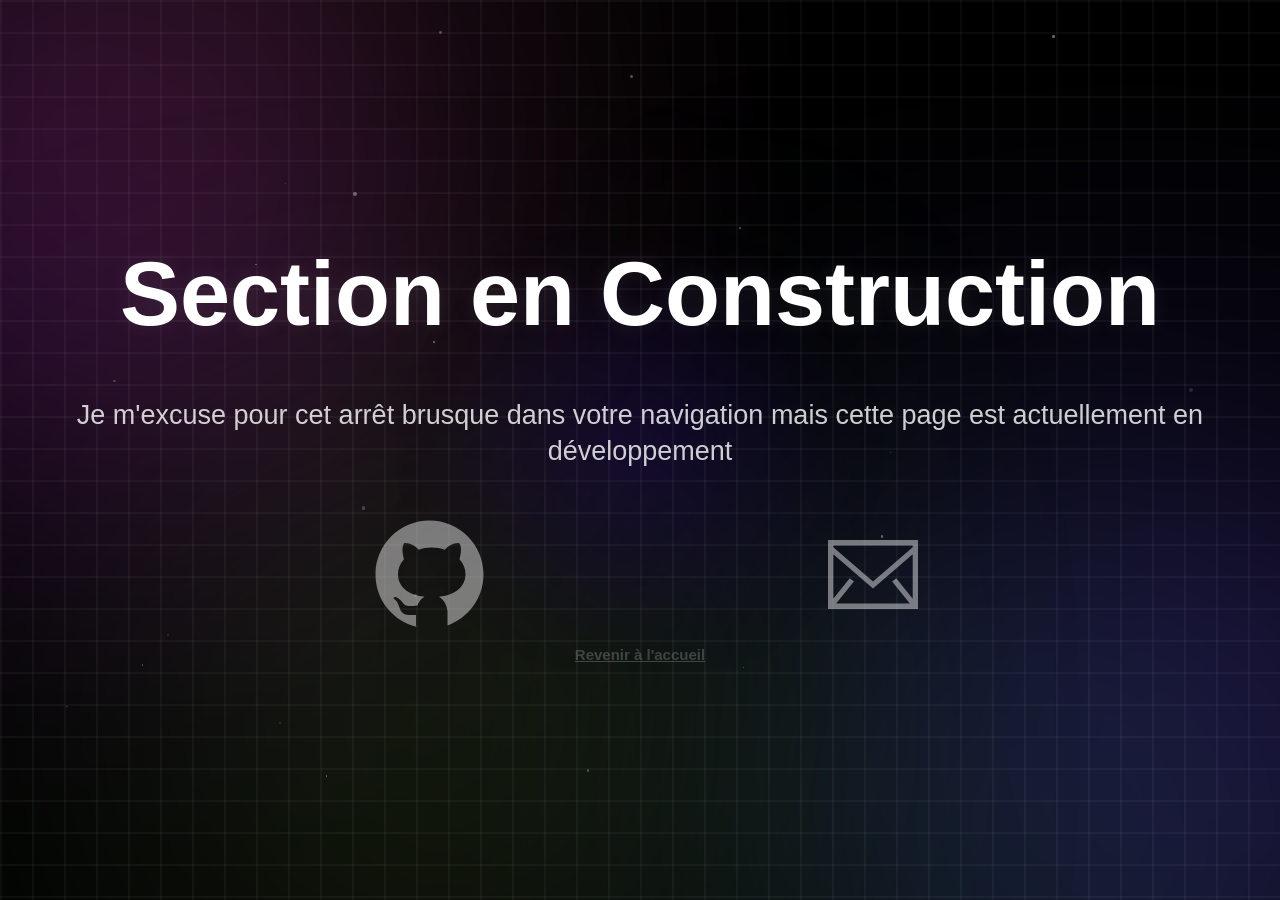
<file: en-construction.html>
<!-- Coucou toi qui regarde dans le code


/‾‾‾‾‾\ /‾‾‾‾‾] [‾‾‾‾‾‾‾‾] |‾‾‾‾‾] |‾‾‾‾‾\ |‾‾‾‾‾\ |‾| /‾/
| |‾| | | |‾‾‾   ‾‾|  |‾‾  | |‾‾‾  |     | |     | | |/ /
| | | | | |        |  |    |  ___] |     / |     / |  _/
| |_| | | |___     |  |    | |___  | |\ \  | |\ \  | |
\_____/ \_____]    |__|    |_____] |_| \_\ |_| \_\ |_|
MADE ON EARTH BY HUMANS
-->
<!DOCTYPE html>
<html lang="en">
<head>
    <meta charset="UTF-8">
    <meta name="viewport" content="width=device-width, initial-scale=1.0">
    <meta property="og:title" content="Terry Segaunes - En Construction">
    <meta property="og:description" content="Ce site est en construction">
    <title>En Construction...</title>
    <link rel="stylesheet" href="style.css">
    <script src="EnConstructionAnimation.js"></script>
    <link rel="icon" href="source/YelloSign.png" />
</head>
<body class="inConstructionBody">
    <div class="gradient-background">
        <div class="gradient-sphere sphere-1"></div>
        <div class="gradient-sphere sphere-2"></div>
        <div class="gradient-sphere sphere-3"></div>
        <div class="glow"></div>
        <div class="grid-overlay"></div>
        <div class="particles-container" id="particles-container"></div>
    </div>
    <div class="content-container">
        <h1>Section en Construction</h1>
        <p>Je m'excuse pour cet arrêt brusque dans votre navigation mais cette page est actuellement en développement</p>
        <div class="logoInConstruction">
            <?xml version="1.0" encoding="iso-8859-1"?>
            <a href="https://github.com/octerry/Portfoliot">
                <svg id="logoGithub" fill="#FFFFFF70" xmlns="http://www.w3.org/2000/svg" xmlns:xlink="http://www.w3.org/1999/xlink" viewBox="0 0 30 30" width="15vh" height="15vh">
                    <path d="M15,3C8.373,3,3,8.373,3,15c0,5.623,3.872,10.328,9.092,11.63C12.036,26.468,12,26.28,12,26.047v-2.051c-0.487,0-1.303,0-1.508,0c-0.821,0-1.551-0.353-1.905-1.009c-0.393-0.729-0.461-1.844-1.435-2.526c-0.289-0.227-0.069-0.486,0.264-0.451c0.615,0.174,1.125,0.596,1.605,1.222c0.478,0.627,0.703,0.769,1.596,0.769c0.433,0,1.081-0.025,1.691-0.121c0.328-0.833,0.895-1.6,1.588-1.962c-3.996-0.411-5.903-2.399-5.903-5.098c0-1.162,0.495-2.286,1.336-3.233C9.053,10.647,8.706,8.73,9.435,8c1.798,0,2.885,1.166,3.146,1.481C13.477,9.174,14.461,9,15.495,9c1.036,0,2.024,0.174,2.922,0.483C18.675,9.17,19.763,8,21.565,8c0.732,0.731,0.381,2.656,0.102,3.594c0.836,0.945,1.328,2.066,1.328,3.226c0,2.697-1.904,4.684-5.894,5.097C18.199,20.49,19,22.1,19,23.313v2.734c0,0.104-0.023,0.179-0.035,0.268C23.641,24.676,27,20.236,27,15C27,8.373,21.627,3,15,3z"/>
                </svg>
            </a>
            <a href="mailto:segaunesterry@gmail.com">
                <svg id="logoEmail" fill="#FFFFFF70" width="10vh" height="15vh" viewBox="0 0 1920 1920" xmlns="http://www.w3.org/2000/svg">
                    <path d="M0 1694.235h1920V226H0v1468.235ZM112.941 376.664V338.94H1807.06v37.723L960 1111.233l-847.059-734.57ZM1807.06 526.198v950.513l-351.134-438.89-88.32 70.475 378.353 472.998H174.042l378.353-472.998-88.32-70.475-351.134 438.89V526.198L960 1260.768l847.059-734.57Z" fill-rule="evenodd"/>
                </svg>
            </a>
        </div>
        <a class="lienSite" href="index.html" ><h2>Revenir à l'accueil</h2></a>
    </div>
</body>
</html>
</file>
<file: download/bibimbap/style.css>
body {
    height: 100vh;
    display: flex;
    flex-direction: column;
    align-items: center;
    justify-content: center;
    background-color: #2b2757;
}

a, p {
    font-family: 'Trebuchet MS', 'Lucida Sans Unicode', 'Lucida Grande', 'Lucida Sans', Arial, sans-serif;
    font-weight: 500;
    margin: 10px;
    color: #fff;
}

video {
    margin-top: 30px;
    width: 60vw;
}
</file>
<file: download/expressio/style.css>
body {
    display: flex;
    align-items: center;
    justify-content: center;
    background-color: #2b2757;
}

a, p {
    font-family: 'Trebuchet MS', 'Lucida Sans Unicode', 'Lucida Grande', 'Lucida Sans', Arial, sans-serif;
    font-weight: 500;
    margin: 10px;
    color: #fff;
}
</file>
<file: side-quest/discord-login/public/style.css>
/*PAGES*/
* {
    margin: 0;
    padding: 0;
    box-sizing: border-box;
}

body{
    background-color: #222331;
}

/*LOGIN*/
.loginBody{
    display: flex;
    align-items: center;
    justify-content: center;
    flex-direction: column;
    height: 100vh;
}

.loginBody button{
    background-color: #FFFFFF;
    font-size: 3vh;
    border-radius: 2vh;
    border-width: .5vh;
    padding: 1vh;
    border: none;
}

.loginBody button:hover{
    background-color: #2628c9;
    color: #FFFFFF;
    filter: drop-shadow(0 0 10vh #000000);
}

.loginBody p{
    font-size: 2.7vh;
    font-family: 'Franklin Gothic Medium', 'Arial Narrow', Arial, sans-serif;
    width: 80vw;
    text-align: center;
    color: #FFFFFF;
    margin-top: 2vh;
}

#acceptedHomeBody{
    display: none;
    align-items: center;
    flex-direction: column;
    padding: 2vh;
    color: #FFFFFF;
    background-color: #403e52;
    font-family: 'Segoe UI';
    min-height: 100vh;
}

#acceptedHomeBody h1{
    font-size: 5vh;
}

#acceptedHomeBody .galerie{
    display: flex;
    flex-wrap: wrap;
    justify-content: center;
    margin-top: 3vh;
}

#acceptedHomeBody .galerie img{
    object-fit: cover;
    width: 300px;
    height: 300px;
    margin: 20px;
}

#acceptedHomebody .galerie img:hover{
    transform: scale(1.5);
    filter: drop-shadow(10vh 10vh 10vh white);
}

#deniedHomeBody{
    display: flex;
    position: fixed;
    align-items: center;
    justify-content: center;
    width: 100vw;
    height: 100vh;
    color: #FFFFFF;
    font-family: 'Lucida Sans';
    font-size: 3vw;
}
</file>
<file: sous-page/assistance/style.css>
/* Coucou toi qui regarde dans le code


/‾‾‾‾‾\ /‾‾‾‾‾] [‾‾‾‾‾‾‾‾] |‾‾‾‾‾] |‾‾‾‾‾\ |‾‾‾‾‾\ |‾| /‾/
| |‾| | | |‾‾‾   ‾‾|  |‾‾  | |‾‾‾  |     | |     | | |/ /
| | | | | |        |  |    |  ___] |     / |     / |  _/
| |_| | | |___     |  |    | |___  | |\ \  | |\ \  | |
\_____/ \_____]    |__|    |_____] |_| \_\ |_| \_\ |_|
MADE ON EARTH BY HUMANS */
/* IMPORTER LES POLICES */
@import url('https://fonts.googleapis.com/css2?family=Hind:wght@300;400;500;600;700&family=Homenaje&family=Hubballi&family=Josefin+Sans:ital,wght@0,100..700;1,100..700&display=swap');

/* PAGE */
* {
    margin: 0;
    padding: 0;
    box-sizing: border-box;
}

body{
    display: flex;
    flex-direction: column;
    align-items: center;
    justify-content: center;
    background: linear-gradient(#1F2F3A, #2A2440);
    height: 100vh;
    width: 100vw;
}

a {
    text-decoration: none;
}

header {
    display: flex;
    align-items: center;
    justify-content: center;
    color: #fff;
}

header img {
    width: calc(1vw + 3vh);
}

header h1 {
    font-size: calc(1vw + 3vh);
    font-family: "Homenaje";
    font-weight: 100;
    margin-left: 1vh;
}

.element {
    display: flex;
    flex-direction: column;
    align-items: center;
    background-color: #D9D9D911;
    max-width: 90vw;
    min-width: 40vw;
    margin: 2vh;
    padding: 1vh;
    border-radius: 1vh;
    transition: 150ms;
}

.element:hover {
    background-color: #00000000;
    border: 1px #fff solid;
}

.element h1 {
    font-family: "Hubballi";
    font-weight: 100;
    font-size: 4vh;
    text-align: center;
    color: #fff
}

.element h2 {
    font-family: "Hind";
    font-weight: 200;
    font-size: 3vh;
    color: #73ACED
}

#signalement {
    display: flex;
    align-items: center;
    justify-content: center;
    background-color: #978E31;
    padding: 1vh;
    border-radius: 1vh;
}

#signalement img {
    width: 3vh;
}

#signalement h3 {
    color: #fff;
    font-family: "Josefin Sans";
    font-weight: 350;
    font-size: 3vh;
    margin-left: 1vh;
}

#survey {
    margin: 2vh;
    background-color: #ffffff20;
    padding: 1.5vh 2vh;
    border-radius: 2vh;
}

#survey h1 {
    color: #fff;
    font-family: "Hind";
    font-weight: 300;
    font-size: 2.5vh;
}

#selection_browser {
    user-select: none;
    background-color: #D9D9D920;
    display: flex;
    align-items: center;
    justify-content: center;
    border-radius: 1vh;
}

#selection_browser:hover {
    cursor: pointer;
}

#selection_browser h2{
    color: #9A9A9A;
    font-family: "Hind";
    font-weight: 300;
    font-size: 2vh;
}

#browser_logo {
    display: none;
    width: 2vh;
    margin-right: .5vh;
}

.down_arrow_svg {
    width: 1.5vh;
    margin-right: .5vh;
}

#browser_list {
    display: none;
    position: absolute;
    left: 50%;
    transform: translate(-50%, 0);
    min-width: 35vh;
    background-color: #ffffff50;
    backdrop-filter: blur(1vh); 
    padding: 1vh;
    border-radius: 1.5vh;
}

.browser_section {
    display: flex;
    align-items: center;
    justify-content: start;
    padding-left: .5vh;
    border-radius: .5vh;
}

.browser_section:hover {
    cursor: pointer;
    background-color: #00000060;
}

.browser_section img {
    width: 3vh;
    margin-right: 1vh;
}

#browser_input {
    display: none;
    color: #fff;
    font-family: "Hind";
    font-size: 2vh;
    width: 100%;
    margin-top: 1vh;
    padding: 1vh 2vh;
    background-color: #D9D9D920;
    border: none;
    border-radius: 1vh;
}

#browser_input:focus {
     outline: none;
}

#browser_input::placeholder {
    color: #9A9A9A;
    font-family: "Hind";
    font-size: 2vh;
}

#signal_input {
    margin-top: 1vh;
    background-color: #D9D9D920;
    width: 100%;
    min-height: 10vh;
    max-height: 50vh;
    color: #fff;
    font-family: "Hind";
    font-size: 2vh;
    border: none;
    padding: 1vh 2vh;
    border-radius: 1vh;
    resize: vertical;
}

#signal_input:focus {
    outline: none;
}

#signal_input::placeholder {
    color: #9A9A9A;
    font-family: "Hind";
    font-size: 2vh;
}

#signal_input::-webkit-scrollbar {
    display: none;
}

#pseudo_file_input {
    margin-bottom: .5vh;
    display: flex;
    align-items: center;
    justify-content: start;
    padding: 0 1vh;
    border-radius: 1vh;
}


#big_file_input {
    display: flex;
    align-items: center;
}

#pseudo_file_input:hover{
    cursor: pointer;
    background-color: #D9D9D910;
}

#pseudo_file_input img {
    width: 2vh;
}

#pseudo_file_input h1 {
    color: #73ACED;
    font-size: 1.5vh;
    margin: .8vh;
}

#pseudo_file_input h2 {
    color: #9A9A9A;
    font-family: "Hind";
    font-size: 1.5vh;
    font-weight: 100;
}

#cross {
    display: none;
    width: 3vh;
    height: 3vh;
    border-radius: 1vh;
    padding: .5vh;
}

#cross:hover {
    background-color: #b3363650;
}

#file_input {
    display: none;
}

#send_button {
    user-select: none;
    display: flex;
    align-items: center;
    justify-content: center;
    background-color: #509A4A;
    border-radius: 1vh;
    width: 10vh;
    transition: 125ms;
}

#send_button:hover {
    cursor: pointer;
    transform: translateY(-.5vh);
    box-shadow: .5vh .5vh .5vh #00000030;
    background-color: #61a95d;
}
</file>
<file: sous-page/coding2030/style.css>
@import url('https://fonts.googleapis.com/css2?family=Gidugu&family=Inter:ital,opsz,wght@0,14..32,100..900;1,14..32,100..900&display=swap');

html, body {
    margin: 0;
    padding: 0;
}

body {
    display: flex;
    flex-direction: column;
    align-items: center;
    justify-content: center;

    background: linear-gradient(#4b3f91, #05073a);
    height: 100vh;
    width: 100vw;
    overflow: hidden;
}

div {
    display: flex;
    justify-content: space-around;
    width: 100%;
}

a {
    display: flex;
    align-items: center;
    justify-content: center;
    flex-direction: column;
    text-decoration: none;
    padding: 1vh;
    border: #00000000 solid 2px;
    border-radius: 5vh;
    transition: .3s;

    &:hover {
        border: #c9a9e4 solid 2px;
        box-shadow: 0 0 30px #c9a9e4;
        background-color: #c9a9e430;
    }
}

h1 {
    color: #fff;
    font-family: "Inter";
    line-height: 50%;
    font-size: calc(1vh + 1.5vw);
}

h2 {
    color: #ffffff50;
    font-family: "Inter";
    font-weight: 200;
    line-height: 50%;
    margin-top: 0;
    margin-bottom: 10vh;
    font-size: calc(1vh + 1vw);
}

h3 {
    color: #fff;
    font-family: "Gidugu";
    font-weight: 200;
    font-size: calc(5vh + 10vw);
    line-height: 50%;
    margin: 0;
}

h4 {
    color: #fff;
    font-family: "Gidugu";
    font-weight: 200;
    font-size: calc(2.5vh + 5vw);
    line-height: 50%;
    margin: 0;
}
</file>
<file: sous-page/ouisport-premiere/style.css>
body{
    margin: 0;
    background: linear-gradient(0.25turn, #5c1ead, #0059ff, #00c3ca);
    color: rgb(255, 255, 255);
}

.back{
    background-color: white;
    width: max-content;
    margin: 50px;
    border-radius: 20px;
    border: 4px inset white;
    display:grid;
    position:fixed;
}
.back:hover{
    border: 4px inset black;
}

button{
    display: inline-block;
    border-radius: 10px;
    border: 4px outset #ffffff;
    text-align: center;
    font-size: 28px;
    padding: 20px;
    width: 200px;
    -webkit-transition: all 0.5s;
    -moz-transition: all 0.5s;
    -o-transition: all 0.5s;
    transition: all 0.5s;
    cursor: pointer;
    font-family:'Courier New', Courier, monospace;
}
button.bleu{
    background-color: rgb(255, 255, 255);
    color: #000000;
}
button.bleu:hover{
    background: linear-gradient(blue,rgb(0, 0, 110));
    color: white;
    border: 4px outset black;
}
button.blanc{
    background-color: rgb(255, 255, 255);
    color: rgb(0, 0, 0);
}
button.blanc:hover{
    background: linear-gradient(white,grey);
    color: rgb(255, 255, 255);
    border: 4px outset black;
}
button.rouge{
    background-color: rgb(255, 255, 255);
    color: #000000;
}
button.rouge:hover{
    background: linear-gradient(red,rgb(110, 0, 0));
    color: white;
    border: 4px outset black;
}

h1.titre{
    font-family:Verdana, Geneva, Tahoma, sans-serif;
}

.nom{
    font-weight: bold;
    font-family: 'Segoe UI', Tahoma, Geneva, Verdana, sans-serif;
}
dd{
    margin: auto;
    font-family:'Gill Sans', 'Gill Sans MT', Calibri, 'Trebuchet MS', sans-serif;
}
</file>
<file: style.css>
/* Coucou toi qui regarde dans le code


/‾‾‾‾‾\ /‾‾‾‾‾] [‾‾‾‾‾‾‾‾] |‾‾‾‾‾] |‾‾‾‾‾\ |‾‾‾‾‾\ |‾| /‾/
| |‾| | | |‾‾‾   ‾‾|  |‾‾  | |‾‾‾  |     | |     | | |/ /
| | | | | |        |  |    |  ___] |     / |     / |  _/
| |_| | | |___     |  |    | |___  | |\ \  | |\ \  | |
\_____/ \_____]    |__|    |_____] |_| \_\ |_| \_\ |_|
MADE ON EARTH BY HUMANS */

/*POLICES D'ECRITURES*/
@import url('https://fonts.googleapis.com/css2?family=Allerta+Stencil&family=Oswald:wght@200..700&family=PT+Sans+Narrow:wght@400;700&family=Timmana&display=swap');
@import url('https://fonts.googleapis.com/css2?family=Jaldi:wght@400;700&family=Jersey+10&display=swap');
@import url('https://fonts.googleapis.com/css2?family=Roboto:ital,wght@0,100..900;1,100..900&display=swap');
@import url('https://fonts.googleapis.com/css2?family=Raleway:ital,wght@0,100..900;1,100..900&display=swap');
@import url('https://fonts.googleapis.com/css2?family=League+Gothic&family=Lekton:ital,wght@0,400;0,700;1,400&family=Lexend+Zetta:wght@100..900&display=swap&family=Nokora:wght@100..900&display=swap&family=Noto+Sans+Thai+Looped:wght@100..900&display=swap&family=Nixie+One&display=swap&family=Rubik+Marker+Hatch&display=swap&family=Playfair+Display:ital,wght@0,400..900;1,400..900&display=swap&family=Pathway+Gothic+One&display=swap');
@font-face {
    font-family: 'Post No Bills Jaffna ExtraBold Regular';
    font-style: normal;
    font-weight: normal;
    src: local('Post No Bills Jaffna ExtraBold Regular'), url('source/PostNoBillsJaffna-ExtraBold.woff') format('woff')
}

/*PAGES*/
* {
    margin: 0;
    padding: 0;
    box-sizing: border-box;
}

body{
    background-color: black;
}

/*PAGE ERREUR 404*/
.errorBody {
    display: flex;
    height: 100vh;
    align-items: center;
    justify-content: center;
    flex-direction: column;
    color: white;
    background: radial-gradient(
        circle at 50%,
        #2F154E,
        #000000 82%);
    font-family: "Jersey 10";
    font-weight:normal;
    font-size: 2.5vh;
    user-select: none;
}

.errorBody a{
    transition: ease;
    transition-duration: 300ms;
    color: #4D71A6;
    font-family: "Jaldi";
    font-size: 3vh;
    text-decoration: none;
    margin-bottom: -2vh;
    filter: drop-shadow(0 0 1vh);
}

.errorBody a:hover{
    transition: ease;
    transition-duration: 100ms;
    filter: drop-shadow(0 0 2vh);
    color: #92afdb;
}

.errorIMG{
    width: 30vh;
}

.errorTiles{
    position: fixed;
    z-index: -1000;
    background-image: url(source/tile.png);
    background-size: 25vh;
    width: 100%;
    height: 100%;
    background-repeat: repeat;
}

/*🏗️ PAGE "SITE EN CONSTRUCTION" INCONSTRUCTION.HTML*/
/*Base : https://www.sliderrevolution.com/resources/css-animated-background/*/
.inConstructionBody {
    font-family: 'Inter', 'Helvetica Neue', sans-serif;
    overflow: hidden;
    background-color: #000000;
    color: white;
    height: 100vh;
    display: flex;
    align-items: center;
    justify-content: center;
    user-select: none;
}

.content-container {
    position: relative;
    z-index: 10;
    text-align: center;
    max-width: 100%;
    padding: 2rem;
}

.content-container h1 {
    font-size: clamp(10px,10vh,10vw);
    font-weight: 800;
    margin-bottom: 5vh;
    text-shadow: 0 0 20px #d3d3d31a;
    line-height: 9vw;
}

.content-container p {
    font-size: 3vh;
    line-height: 1.6;
    color: #ffffffcc;
    margin-bottom: 3vw;
    line-height: 4vh;
}

.logoInConstruction {
    display: flex;
    align-items: center;
    justify-content: space-evenly;
    user-select: all;
}

.logoInConstruction #logoGithub,#logoEmail{
    transition-duration: 100ms;
}

.logoInConstruction #logoGithub:hover,#logoEmail:hover{
    transition: ease;
    fill: #ffffffC0;
    filter: drop-shadow(0 0 3px #FFFFFFFF);
    cursor: pointer;
    transition: ease;
    transition-duration: 100ms;
    transform: scale(1.1) translateY(-5px);
}

.gradient-background {
    position: absolute;
    top: 0;
    left: 0;
    width: 100%;
    height: 100%;
    z-index: 1;
    overflow: hidden;
}

.gradient-sphere {
    position: absolute;
    border-radius: 50%;
    filter: blur(15vw);
}

.sphere-1 {
    width: 40vw;
    height: 40vw;
    background: linear-gradient(40deg, #8c00ffcc, #ffae0066);
    top: -10%;
    left: -10%;
    animation: float-1 15s ease-in-out infinite alternate;
}

.sphere-2 {
    width: 45vw;
    height: 45vw;
    background: linear-gradient(240deg, rgba(111, 0, 255, 0.8), #00ff1566);
    bottom: -20%;
    right: -10%;
    animation: float-2 18s ease-in-out infinite alternate;
}

.sphere-3 {
    width: 30vw;
    height: 30vw;
    background: linear-gradient(120deg, rgba(89, 255, 111, 0.5), rgba(249, 98, 98, 0.3));
    top: 60%;
    left: 20%;
    animation: float-3 20s ease-in-out infinite alternate;
}

@keyframes float-1 {
    0% {
        transform: translate(0, 0) scale(1);
    }
    100% {
        transform: translate(10%, 10%) scale(1.1);
    }
}

@keyframes float-2 {
    0% {
        transform: translate(0, 0) scale(1);
    }
    100% {
        transform: translate(-10%, -5%) scale(1.15);
    }
}

@keyframes float-3 {
    0% {
        transform: translate(0, 0) scale(1);
        opacity: 0.3;
    }
    100% {
        transform: translate(-5%, 10%) scale(1.05);
        opacity: 0.6;
    }
}

.grid-overlay {
    position: absolute;
    top: 0;
    left: 0;
    width: 100%;
    height: 100%;
    background-size: 2rem 2rem;
    background-image: 
        linear-gradient(to right, #ffffff0A .1rem, transparent 1px),
        linear-gradient(to bottom, #ffffff0A .1rem, transparent 1px);
    z-index: 2;
}

.glow {
    position: absolute;
    width: 40vw;
    height: 40vh;
    background: radial-gradient(circle, #4800ff26, transparent 70%);
    top: 50%;
    left: 50%;
    transform: translate(-50%, -50%);
    z-index: 2;
    animation: pulse 8s infinite alternate;
    filter: blur(30px);
}

@keyframes pulse {
    0% {
        opacity: 0.3;
        transform: translate(-50%, -50%) scale(0.9);
    }
    100% {
        opacity: 0.7;
        transform: translate(-50%, -50%) scale(1.1);
    }
}

.particles-container {
    position: absolute;
    top: 0;
    left: 0;
    width: 100%;
    height: 100%;
    z-index: 3;
    pointer-events: none;
}

.particle {
    position: absolute;
    background: white;
    border-radius: 50%;
    opacity: 0;
    pointer-events: none;
}

.lienSite{
    transition-duration: 100ms;
    color: rgba(255, 255, 255, 0.205);
    font-size: clamp(10px,2vh,.7vw);
}

.lienSite:hover{
    transition: ease;
    transition-duration: 100ms;
    color: #5a63b3;
    text-shadow: 0 0 15vh #5a63b3;
}

/*🏠 PAGE D'ACCEUIL*/
.indexBody{
    color: #000;
    background-color: #F3F3F3;
    height: 200vh;
}

.indexBody.dark{
    color: #fff;
    background-color: #0F151F;
}

#indexHeader{
    display: flex;
    flex-direction: column;
    justify-content: space-between;
    background: linear-gradient(#ffffff, #C0D7FF);
    min-height: 100vh;
}

#indexHeader.dark{
    background: linear-gradient(#243B55, #141E30);
}

#indexMenu{
    display: flex;
    flex-direction: row;
    justify-content: start;
    position: fixed;
    background: linear-gradient(.25turn, #000000B0, #00000000);
    background-image: linear-gradient(0.25turn, #00000080, #00000000);
    background-size: cover;
    transition: background-image 2s;
    margin-top: -100vh;
    z-index: 1000;
    width: 100vw;
    height: 100vh;
    backdrop-filter: blur(1vh);
    mask: linear-gradient(
        to top,
        rgba(0, 0, 0, 0) 0%,
        rgba(0, 0, 0, .75) 7vw,
        rgba(0, 0, 0, 1) 14vw,
        rgba(0, 0, 0, 1) 100%
    );
    transition: ease 300ms;
    color: #fff;
}

.indexMenuSelection{
    display: flex;
    align-items: center;
    flex-direction: column;
    width: calc(100vw - 7vh);
    height: 100vh;
}

.indexMenuSelection h1{
    font-family: "League Gothic";
    font-weight: 100;
    font-size: 10vh;
    margin-left: -8vh;
}

.indexMenuSelection h3{
    font-family: "Lekton";
    font-weight: 100;
    font-size: 2.7vh;
    margin-top: -2.5vh;
    margin-left: -8vh;
}

.indexMenuSelection div{
    align-self: flex-start;
    margin-top: calc(20vh - 3vw);
}

.indexMenuSelection a{
    text-decoration: none;
}

.indexMenuSelection h2{
    transition: ease 400ms;
    font-family: "Lexend Zetta";
    font-weight: 100;
    color: #fff;
    font-size: calc(1vh + 3vw);
    margin-top: calc(8vh - 3vw);
    margin-left: 1.5vw;
}

.indexMenuSelection h2:hover{
    font-weight: 200;
}

.indexMenuCross{
    margin: 1vh;
    width: 7vh;
    cursor: pointer;
}

.indexHeaderBar{
    display: flex;
    justify-content: space-between;
    align-items: center;
    font-size: 2vh;
    font-family: "Oswald";
    padding: 2vh;
}

.indexHeaderLeftPart{
    display: flex;
    flex-wrap: wrap;
    align-items: center;
}

.indexHeaderLeftPart a{
    user-select: none;
    font-size: 3vh;
    color: #496CB9;
    text-decoration: none;
    margin-right: 2vh;
    transition: ease 100ms;
}

.indexHeaderLeftPart a.dark {
    color: #fff;
}

.indexHeaderLeftPart a:hover{
    transition: ease 150ms;
    text-shadow: 0 0 2vh #a1d9ff;
    color: #4da0e4;
    transform: scale(1.1);
}

.indexHeaderLeftPart a.dark:hover{
    text-shadow: 0 0 2vh #94a0e4;
    color: #fff;
}

.amburgerMenu{
    height: 4vh;
    margin-right: 2vh;
    cursor: pointer;
    fill: #3055a5;
    filter: drop-shadow(0 0 0 #94a0e4);
    transition: 100ms ease;
}

.amburgerMenu.robot {
    fill: #fff;
}

.amburgerMenu.dark{
    fill: #fff;
}

.amburgerMenu:hover{
    transform: scale(1.1);
    fill: #4da0e4;
    filter: drop-shadow(0 0 2vh #94a0e4);
}

.amburgerMenu.dark:hover{
    fill: #fff;
}

#plus_button:hover {
    cursor: pointer;
}

#index_plus_menu {
    display: none;
    color: #4f68bb;
    position: absolute;
    top: 7vh;
    left: 51vh;
    padding: 0 1vh;
    border: 2px #4f68bb solid;
    border-radius: 1vh;
}

#index_plus_menu.dark {
    color: #fff;
    border: 1px #fff solid;
}

#index_plus_menu:hover {
    background-color: #0059ff30;
}

#index_plus_menu h1 {
    font-size: 3vh;
}


.darkModeToggleLabel {
  display: inline-flex;
  align-items: center;
  cursor: pointer;
  color: #394a56;
}

.darkModeToggleLabel-text {
  margin-left: 2vh;
}

.darkModeToggle {
  isolation: isolate;
  position: relative;
  height: 3vh;
  width: 6vh;
  border-radius: 2vh;
  overflow: hidden;
  box-shadow: -.5vh -.5vh 1vh 0 #0000002c,
    .5vh .5vh 1vh 0 #0000002c,
    .5vh .5vh .5vh 0 #0000002c inset,
    -.5vh -.5vh .5vh 0 #0000002c inset;
}

#darkModeToggle-state {
  display: none;
}

.darkModeToggleIndicator {
  height: 100%;
  width: 200%;
  display: flex;
  justify-content: space-between;
  align-items: center;
  padding: .5vh;
  background-color: rgb(255, 255, 255);
  border-radius: 2vh;
  transform: translate3d(-75%, 0, 0);
  transition: transform 0.4s cubic-bezier(0.85, 0.05, 0.18, 1.35);
  box-shadow: -1vh -.5vh .5vh 0 #0000003c,
    .5vh .5vh 1vh 0 #0000003c;
}

#darkModeToggle-state:checked ~ .darkModeToggleIndicator {
  transform: translate3d(25%, 0, 0);
  background-color: #0a101da0;
}

.presentationContent{
    display: flex;
    align-items: center;
    justify-content: space-evenly;
    flex-wrap: wrap;
    box-shadow: inset 0 -1vh 3vh -2vh #00000090;
}

.presentationContent img{
    align-self: center;
    z-index: 0;
    filter: drop-shadow(1vh 2vh 3vh #00000030);
    width: clamp(50px,65vh,100%);
    height: 90vh;
    object-fit: cover;
    filter: drop-shadow(3vh 0 1vh #00000050);
}

.presentationContentInner1{
    display: flex;
    align-items: center;
    flex-direction: column;
    font-family: "Timmana";
    font-size: clamp(10px,6vh,7vw);
    margin-bottom: clamp(1px,20vw,40vh);
}

.presentationContentInner2{
    display: flex;
    justify-content: center;
    align-items: start;
    flex-direction: row;
    margin-top: -3vh;
}

.presentationContentInner2 svg{
    margin-top: 1.5vh;
    fill: #EE7F00;
    width: clamp(10px,11vh,13vw);
    height: clamp(10px,11vh,13vw);
}

.presentationContentInner2.dark svg{
    fill: #fff;
}

.presentationContentInner3{
    display: flex;
    align-items: start;
    flex-direction: column;
    height: 9vh;
    margin: 1vh;
}

.presentationContentInner3 h2{
    font-family: "PT Sans Narrow";
    font-weight: 500;
    font-size: clamp(10px,6vh,7vw);
}

.presentationContentInner3 a{
    font-weight: 700;
    text-decoration: none;
    color: #EE7F00;
}

.presentationContentInner3 a.dark {
    color: #fff;
}

.presentationContentInner2:hover > .presentationContentInner3 a{
    color: #0757c0;
}

.presentationContentInner2:hover > .presentationContentInner3 a.dark{
    color: #f89959;
}

.presentationContentInner3 h3{
    font-family: "Allerta Stencil";
    font-size: clamp(10px,4.1vh,4.5vw);
}

.indexMain{
    padding: 5vw;
    background-color: #F3F3F3;
    z-index: 1000;
    font-family: "Roboto";
    font-weight: 100;
    font-size: 3vh;
}

.indexMain.dark{
    background-color: #0F151F;
}

.indexMain h1{
    margin-top: 6vh;
    font-weight: 200;
    font-size: 6vh;
    text-align: center;
}

.indexMain a{
    transition: ease 100ms;
    color: #293d94;
    text-decoration: none;
    font-weight: 200;
}

.indexMain.dark a{
    color: #618ec2;
}

.indexMain a:hover{
    transition: ease 200ms;
    font-weight: 300;
}

.indexMainIntroduction h2{
    font-family: "Roboto";
    font-weight: 100;
    font-size: 4vh;
}

.indexMainIntroduction p{
    margin-top: 1.5vh;
    text-indent: 2vh;
}

.indexMainExperience{
    display: flex;
    align-items: center;
    flex-direction: column;
}

.indexMainExperience p{
    margin-top: 1vh;
}

.indexMainExperience h2{
    margin-top: 2vh;
    font-weight: 100;
    font-size: 3vh;
}

.indexMainLogicielInner, .indexMainLanguageInner, .indexMainHobbiesInner{
    display: flex;
    flex-wrap: wrap;
    justify-content: center;
}

.indexMainLogicielInner div, .indexMainLanguageInner div, .indexMainHobbiesInner div{
    display: flex;
    flex-direction: column;
    align-items: center;
    margin: 5vh;
}

.indexMainLogicielInner img, .indexMainLanguageInner img, .indexMainHobbiesInner div{
    width: 20vh;
    height: 20vh;
}

.indexMainLogicielInner h2, .indexMainLanguageInner h2, .indexMainLanguageInner h3, .indexMainHobbiesInner h3{
    font-weight: 100;
    width: 100%;
    text-align: center;
}

.indexMainHobbiesInner h4 {
    font-weight: 100;
    font-size: 2vh;
    text-align: center;
}

.indexMainQualities{
    margin-top: 25vh;
}

.indexMainQualities h2 {
    font-weight: 100;
    text-align: center;
}

#indexFooter{
    background-color: #080D15;
    display: flex;
    justify-content: space-evenly;
    flex-wrap: wrap;
    font-family: "Raleway";
    font-weight: 100;
    color: #576C89;
    padding: 5vh;
    text-align: center;
}

#indexFooter h1{
    font-size: 4vh;
    font-weight: bold;
}

.indexFooterInner1, .indexFooterInner2{
    display: flex;
    flex-direction: column;
    align-items: center;
}

.indexFooterInner1 a{
    text-decoration: none;
}

.indexFooterInner1 .indexEmailButton{
    transition: ease 50ms;
    background-color: #D7E8FF10;
    display: flex;
    align-items: center;
    flex-direction: row;
    font-size: 2vh;
    color: #D7E8FF;
    padding: 1vh;
    margin-top: 2vh;
    border-radius: 1.5vh;
}

.indexFooterInner1 .indexEmailButton:hover{
    transition: ease 100ms;
    background-color: #D7E8FF40;
}

.indexFooterInner1 .indexEmailButton img{
    margin-right: 1vh;
    width: 3vh;
}

.indexFooterInner1 .indexNetwork{
    display: flex;
    justify-content: space-between;
    flex-direction: row;
    align-items: center;
    margin-top: 2vh;
}

.indexFooterInner1 .indexNetwork img{
    width: 7vh;
    margin: 1vh;
}

.indexFooterInner1 .indexNetwork img:hover{
    filter: brightness(1.75) grayscale(50%);
}

.indexFooter hr{
    border: outset 2px #576C89;
}

.indexFooterInner2 button{
    transition: ease 50ms;
    margin-top: 2vh;
    background-color: #4D607B20;
    font-family: "Raleway";
    font-size: 3vh;
    color: #576C89;
    border-width: 0;
    border-radius: 3vh;
    padding-right: 1vh;
    padding-left: 1vh;
}

.indexFooterInner2 button:hover{
    transition: ease 100ms;
    background-color: #4D607B70;
}

.indexFooterInner2 h2{
    margin-top: 2vh;
    font-weight: 400;
}

.indexFooterInner2 p{
    font-weight: 200;
    font-size: 2vh;
}

/*PAGE CODE*/
.codeBody{
    color: #fff;
    background-color: #0D1117;
    width: 100%;
}

.codeBody::-webkit-scrollbar {
    display: none;
}

.codeBody a {
    text-decoration: none;
}

.codeBody #code_header {
    display: flex;
    justify-content: space-between;
    align-items: center;
    padding: clamp(2vh,20px, 2vw);
    background-color: #25292E;
}

#code_header #code_header_left_part {
    display: flex;
    align-items: center;
}

#code_header_left_part .header_button {
    display: flex;
    align-items: center;
    justify-content: space-around;
    font-size: clamp(1vh,10px,1vw);  
    font-family: 'Nokora';
    padding: clamp(.2vh,2px,.2vw) clamp(1vh,10px,1vw);
    border-radius: clamp(1vh,10px,1vw);
}

.header_button:hover {
    cursor: pointer;
    background-color: #D9D9D930;
}

.header_button h1 {
    font-weight: 200;
    user-select: none;
}

.header_menu {
    display: none;
    position: absolute;
    top: clamp(5vh,50px,5vw);
    background-color: #fff;
    border-radius: clamp(1vh,10px,1vw);
    padding: clamp(1vh,10px,1vw) clamp(2vh,20px,2vw);
    padding-top: clamp(2vh,20px,2vw);
    font-family: "Nokora";
}

#acceuil_menu {
    left: clamp(6vh,60px,6vw);
}

#code_menu {
    left: clamp(18vh,180px,18vw);
}

#robotique_menu {
    left: clamp(28vh,280px,28vw);
}

#art_menu {
    left: clamp(43vh,430px,43vw);
}

#plus_menu {
    left: clamp(52vh,520px,52vw);
}

.header_menu_inner {
    padding: 0 clamp(1vh,10px,1vw);
    border-radius: clamp(.5vh,5px,.5vw);
}

.header_menu_inner:hover {
    cursor: pointer;
    background-color: #00000020;
}

.header_menu_inner h1 {
    color: #202020;
    user-select: none;
    font-size: clamp(2vh,20px,2vw);
    font-weight: 500;
}

.header_menu_inner h2 {
    color: #60656C;
    user-select: none;
    font-size: clamp(1.2vh,12px,1.2vw);
    font-weight: 300;
    margin-top: clamp(-.8vh,-8px,-.8vw);
    margin-bottom: clamp(.8vh,8px,.8vw);
}

#code_header_left_part #code_logo {
    width: clamp(3vh,30px,3vw);
    margin-right: clamp(1.5vh,15px,1.5vw);
}

#code_logo:hover {
    cursor: pointer;
}

#code_header_left_part .down_arrow_svg {
    width: clamp(1.5vh,15px,1.5vw);
    margin-right: clamp(1.5vh,15px,1.5vw);
    margin-left: clamp(.5vh,5px,.5vw);
}

.codeBody #code_header_right_part {
    display: flex;
    align-items: center;
    font-family: 'Noto Sans Thai Looped';
    font-size: clamp(1vh,10px,1vw);
    font-weight: 100;
}

#code_header_right_part #code_searchbar {
    display: flex;
    align-items: center;
    border: .1px #60656C solid;
    border-radius: clamp(1vh,10px,1vw);
    padding: clamp(.2vh,2px,.2vw) clamp(.5vh,5px,.5vw);
}

#code_searchbar #search_svg {
    width: clamp(2vh,20px,2vw);
    margin-right: clamp(1vh,10px,1vw);
}

#code_searchbar #searchbar {
    background-color: transparent;
    border: none;
    width: clamp(15vh,150px,15vw);
    font-size: clamp(1.5vh,15px,1.5vw);
    color: #fff;
}

#code_searchbar #search_bar_command_button {
    border: .1px #60656C solid;
    border-radius: clamp(.5vh,5px,.5vw);
    padding: 0 clamp(.5vh,5px,.5vw);
    color : #60656C;
}

#code_header_right_part #sign_up_div {
    border: .1px #60656C solid;
    border-radius: clamp(1vh,10px,1vw);
    padding: clamp(.2vh,2px,.2vw) clamp(.5vh,5px,.5vw);
    margin-left: clamp(1vh,10px,1vw);
}

#sign_up_div h2 {
    font-family: 'Nokora';
    font-weight: 300;
}

@media (max-width: 500px) {
    .codeBody #code_header_right_part {
        display: none;
    }
}

#code_main #code_title {
    display: flex;
    align-items: center;
    justify-content: start;
    margin: clamp(2vh,20px,2vw);
}

#code_title svg {
    width: clamp(2vh,20px,2vw);
    margin-right: clamp(1vh,10px,1vw);
}

#code_title h1 {
    font-size: clamp(2vh,20px,2vw);
    font-family: 'Noto Sans Thai Looped';
    margin: clamp(.1vh,1px,.1vw);
}

#code_user_title {
    color: #3E73D5;
    font-weight: 300;
}

#code_between {
    color: #565A62;
}

#code_nom_section {
    color: #3E73D5;
    font-weight: 500;
}

#public_element {
    font-size: clamp(1vh,10px,1vw);
    font-family: 'Noto Sans Thai Looped';
    color: #565A62;
    margin-left: clamp(1vh,10px,1vw);
    padding: 0 clamp(.5vh,5px,.5vw);
    border: 1px #565A62 solid;
    border-radius: 100vw;
}

#code_main #code_up_buttons {
    display: flex;
}

#code_up_buttons .up_button {
    display: flex;
    align-items: center;
    margin: clamp(1vh,10px,1vw) clamp(2vh,20px,2vw);
    padding: clamp(.5vh,5px,.5vw) clamp(1vh,10px,1vw);
    border-radius: clamp(1vh,10px,1vw);
}

.up_button:hover {
    cursor: pointer;
    background-color: #D9D9D930;
}

.up_button svg {
    width: clamp(2vh,20px,2vw);
    margin-right: clamp(.5vh,5px,.5vw);
}

.up_button h1 {
    font-size: clamp(2vh,20px,2vw);
    font-family: 'Nokora';
    font-weight: 200;
}

#code_main #code_up_line {
    max-width: 100vw;
    height: .1vh;
    background-color: #60656C;
}

#code_up_line #code_up_cursor {
    position: relative;
    height: clamp(.2vh,2px,.2vw);
    width: clamp(13vh,130px,13vw);
    margin-left: clamp(3vh,30px,3vw);
    background-color: #AF5534;
}

#downpart {
    display: flex;
}

#downpart #code_left_content {
    width: clamp(25vh,250px,25vw);
}

#code_left_content #file_up_text {
    display: flex;
    align-items: center;
    padding: clamp(1vh,10px,1vw);
}

#file_up_text h1 {
    font-size: clamp(2vh,20px,2vw);
    font-family: 'Nokora';
    font-weight: 300;
    margin-left: clamp(.5vh,5px,.5vw);
}

#file_up_text #file_icon {
    padding: clamp(.5vh,5px,.5vw);
    background-color: #D9D9D920;
    border-radius: clamp(.5vh,5px,.5vw);
}

#file_icon svg {
    width: clamp(1.5vh,15px,1.5vw);
}

#file_searchbar {
    width: clamp(23vh,230px,23vw);
    display: flex;
    align-items: center;
    justify-content: start;
    border: 1px #7c7c7c solid;
    border-radius: clamp(1vh,10px,1vw);
    padding: clamp(.5vh,5px,.5vw);
    margin: 0 clamp(1vh,10px,1vw);
}

#left_search_svg {
    width: clamp(1.5vh,15px,1.5vw);
    margin-right: clamp(.5vh,5px,.5vw);
}

#left_searchbar {
    background-color: transparent;
    border: none;
}

#left_searchbar, select, textarea{
    color: #fff;
}

#file_display {
    display: flex;
    align-items: center;
    margin: clamp(.8vh,8px,.8vw);
}

#blue_box {
    background-color: #5696eb;
    width: clamp(.3vh,3px,.3vw);
    height: clamp(2vh,20px,2vw);
    margin-right: clamp(.2vh,2px,.2vw);
    border-radius: 100vh;
}

#inner_file_display {
    width: clamp(18vh,180px,18vw);
    display: flex;
    align-items: center;
    justify-content: start;
    background-color: #D9D9D920;
    border-radius: clamp(1vh,10px,1vw);
    padding: clamp(.5vh,5px,.5vw);
}

#file_svg {
    width: clamp(1.2vh,12px,1.2vw);
    margin: 0 clamp(.5vh,5px,.5vw);
}

#file_name {
    font-size: clamp(1.5vh,15px,1.5vw);
    font-family: 'Nokora';
    font-weight: 300;
}

#middle_line {
    min-width: 1px;
    min-height: 100%;
    background-color: #60656C;
}

#page_content {
    padding: clamp(2vh,20px,2vw);
}

#page_content_title {
    display: flex;
}

#inner_page_content_title_1 h2{
    font-size: clamp(2vh,20px,2vw);
    font-family: 'Nokora';
    font-weight: 300;
    text-decoration: none;
    color: #3E73D5;
}

#inner_page_content_title_2 {
    font-size: clamp(2vh,20px,2vw);
    font-family: 'Nokora';
    font-weight: 300;
    text-decoration: none;
    color: #565A62;
    margin: 0 clamp(1vh,10px,1vw);
}

#inner_page_content_title_3 {
    font-size: clamp(2vh,20px,2vw);
    font-family: 'Nokora';
    font-weight: 300;
    text-decoration: none;
}

#inner_page_content_title_4 {
    width: clamp(2vh,20px,2vw);
    margin-left: clamp(2vh,20px,2vw);
}

.section_page_content {
    padding: clamp(5vh,50px,5vw) clamp(10vh,100px,10vw);
    font-family: 'Nokora';
}

.big_big_title {
    display: flex;
    justify-content: center;
    align-items: center;
}

.big_big_title h1 {
    font-weight: 100;
    font-size: clamp(5vh,50px,5vw);  
}

.big_title {
    font-weight: 300;
    font-size: clamp(4vh,40px,4vw);
}

.big_title_underline {
    width: 100%;
    height: 1px;
    background-color: #60656C;
    margin-bottom: clamp(1vh,10px,1vw);
}

.preambule_img {
    width: clamp(8vh,80px,8vw);
    margin-right: clamp(1vh,10px,1vw);
}

.preambule_p {
    margin: clamp(1vh,10px,1vw) 0;
    font-weight: 100;
    font-size: clamp(2vh,20px,2vw);
}

.preambule_p a {
    color: #3E73D5;
    font-weight: 200;
}

#preambule_buttons {
    display: flex;
    justify-content: start;
    align-items: center;
}

.preambule_button {
    display: flex;
    flex-direction: column;
    align-items: center;
    justify-content: center;
    text-align: center;
    font-size: clamp(1.5vh,15px,1.5vw);
    width: 30%;
    border: 5px #fff solid;
    border-radius: clamp(2vh,20px,2vw);
    height: clamp(25vh,250px,25vw);
    padding: clamp(6vh,60px,6vw);
    margin: clamp(1vh,10px,1vw);
    transition: 250ms;
    z-index: 0;
}

.preambule_button:hover {
    cursor: pointer;
    transform: scale(1.05);
    font-size: clamp(2vh,20px,2vw);
    background-size: clamp(12vh,120px,12vw) ,contain !important;
    border: 1px #fff solid;
    padding: clamp(1vh,10px,1vw);
    z-index: 1;
}

.preambule_button:hover > .button_display h1 {
    font-size: clamp(10vh,100px,10vw);
}

#web_button {
    background: url(source/displayWeb.svg), linear-gradient(0.30turn, #09330C, #000 50%, #20349A);
    background-repeat: no-repeat;
    background-size: clamp(15vh,150px,15vw) ,contain;
    background-position: center;
}

#python_button {
    background: url(source/displayPython.svg), linear-gradient(0.3turn, #091642, #000 50%, #413B12);
    background-repeat: no-repeat;
    background-size: clamp(15vh,150px,15vw) ,contain;
    background-position: center;
}

#autre_button {
    background: url(source/displayGear.svg), linear-gradient(0.30turn, #291241, #682EA7);
    background-repeat: no-repeat;
    background-size: clamp(15vh,150px,15vw) ,contain;
    background-position: center;
}

.button_display img {
    position: absolute;
    margin-top: -1%;
    margin-left: -2.5%;
    z-index: -1;
}

.button_display h1 {
    font-size: clamp(7vh,70px,7vw);
    transition: 250ms;
}

.date_element {
    margin-top: clamp(4vh,40px,4vw);
    display: flex;
    justify-content: space-between;
}

.date_element h1 {
    font-weight: 300;
    align-self: center;
    font-size: clamp(2vh,20px,20vw);
}

.date_element h2 {
    font-weight: 100;
    font-size: clamp(2vh,20px,20vw);
}

.date_element div {
    width: clamp(5vh,50px,5vw);
}

.project_illustration {
    display: flex;
    align-items: center;
    justify-content: center;
}

.project_illustration_bg {
    display: flex;
    flex-direction: column;
    width: clamp(84vh,840px,84vw);
    height: clamp(47.3vh,473px,47.3vw);
    border-radius: clamp(2vh,20px,2vw);
    box-shadow: inset clamp(2vh,20px,2vw) clamp(2vh,20px,2vw) clamp(.5vh,5px,.5vw) #00000050;
}

#betterDevinciBg {
    background: radial-gradient(#0D111700, #0D111790), url(source/betterDevinciIllustration.png);
    background-position: center;
    background-repeat: no-repeat;
    background-size: cover;
}

#restaurantRoyalBg {
    background: radial-gradient(#0D111700, #0D111790), url(source/restaurantRoyalIllustration.png);
    background-position: center;
    background-repeat: no-repeat;
    background-size: cover;
}

#portfoliotBg {
    background: radial-gradient(#0D111700, #0D111790), url(source/illustrationPortfoliot.png);
    background-position: center;
    background-repeat: no-repeat;
    background-size: cover;
}

#rowBg {
    background: radial-gradient(#0D111700, #0D111790), url(source/rowIllustration.png);
    background-position: center;
    background-repeat: no-repeat;
    background-size: cover;
}

#oldPortfoliotBg {
    background: radial-gradient(#0D111700, #0D111790), url(source/oldPortfoliotIllustration.png);
    background-position: center;
    background-repeat: no-repeat;
    background-size: cover;
}

#joBg {
    background: radial-gradient(#0D111700, #0D111790), url(source/ouisportIllustration.png);
    background-position: center;
    background-repeat: no-repeat;
    background-size: cover;
}

#simulBg {
    background: radial-gradient(#0D111700, #0D111790), url(source/simulIllustration.png);
    background-position: center;
    background-repeat: no-repeat;
    background-size: cover;
}

#noxVillaeBg {
    background: radial-gradient(#0D111700, #0D111790), url(source/noxVillaeIllustration.png);
    background-position: center;
    background-repeat: no-repeat;
    background-size: cover;
}

#nsiBg {
    background: radial-gradient(#0D111700, #0D111790), url(source/pythonNSIIllustration.png);
    background-position: center;
    background-repeat: no-repeat;
    background-size: cover;
}

#bibimbapBg {
    background: radial-gradient(#0D111700, #0D111790), url(source/bibimbap.png);
    background-position: center;
    background-repeat: no-repeat;
    background-size: cover;
}

#expressIoBg {
    background: radial-gradient(#0D111700, #0D111790), url(source/expressioIllustration.png);
    background-position: center;
    background-repeat: no-repeat;
    background-size: cover;
}

#arduinoBg {
    background: radial-gradient(#0D111700, #0D111790), url(source/arduinoIllustration.png);
    background-position: center;
    background-repeat: no-repeat;
    background-size: cover;
}

#botBg {
    background: radial-gradient(#0D111700, #0D111790), url(source/botDiscordIllustration.png);
    background-position: center;
    background-repeat: no-repeat;
    background-size: cover;
}

.links {
    margin: clamp(1vh,10px,1vw);
    display: flex;
}

.link {
    display: flex;
    align-items: center;
    justify-content: center;
    background-color: #2B5E2B;
    height: clamp(5vh,50px,5vw);
    width: clamp(5vh,50px,5vw);
    padding: clamp(2vh,20px,2vw);
    margin: clamp(.5vh,5px,.5vw);
    border-radius: clamp(1.5vh,15px,1.5vw);
    transition: 250ms;
}

.link:hover {
    cursor: pointer;
    transform: scale(1.1);
    background-color: #102e10;
}

.link img {
    width: clamp(4vh,40px,4vw);
}

.tags {
    display: flex;
    margin-left: auto;
    margin-right: auto;
    margin-top: clamp(-7vh,-70px,-7vw);
}

.tag {
    display: flex;
    align-items: center;
    justify-content: center;
    background-color: #000;
    border-radius: 100vh;
    border: 1px #fff solid;
    padding: clamp(.3vh,3px,.3vw) clamp(.8vh,8px,.8vw);
}

.tag h2 {
    font-size: clamp(1.3vh,13px,1.3vw);
    font-weight: 300;
}

.tag_extension {
    background: linear-gradient(#44225B, #21004A);
}

.tag_ecole {
    background: linear-gradient(#863D1E, #431800);
    margin-right: clamp(.5vh,5px,.5vw);
}

.tag_web {
    background: linear-gradient(#22455B, #001A4A);
}

.tag_iot {
    background: linear-gradient(#5B2222, #4A0000);
}

.tag_jv {
    background: linear-gradient(#6B6B6B, #1B1B1B);
}

.tagImg {
    width: clamp(2.5vh,25px,2.5vw);
    margin-left: clamp(.5vh,5px,.5vw);
}

#minia_extension {
    position: relative;
    width: clamp(20vh,200px,20vw);
    margin-top: clamp(-8vh,-80px,-80vw);
    margin-left: clamp(70vh,700px,70vw);
    border-radius: clamp(1vh,10px,1vw);
}

.project_big_title {
    display: flex;
    justify-content: center;
    margin:  clamp(2vh,20px,2vw);
}

.project_big_title h1 {
    font-family: "Nixie One";
    font-weight: 100;
    font-size: clamp(4vh,40px,4vw);
}

.project_p {
    padding: 0 clamp(30vh,300px,30vw);
    font-weight: 200;
}

.margin_top {
    margin-top: clamp(3vh,30px,3vw);
}

/*PAGE ROBOTIQUE*/
.robotBody{
    color: #fff;
    min-height: 140vw;
    width: 100%;
    background: radial-gradient(
        #696973 0%,
        #2E2E32 72%,
        #1E1F22 100%
    );
}

#robotHeader {
    display: flex;
    justify-content: start;
    align-items: center;
    height: 9vh;
    width: 100%;
    padding: 3vh;
}

.robotBg{
    top: -1px;
    position: absolute;
    height: 130vw;
    width: 100%;
    z-index: 0;
}

#robotBgInner1,
#robotBgInner2{
    position: absolute;
    width: 100%;
}

#robotBgInner3,
#robotBgInner4{
    position: absolute;
    width: 100%;
    top: 70vw;
}

#robotBgInner5{
    position: absolute;
    width: 100%;
    top: 200vw
}

#robotMain {
    display: flex;
    flex-direction: column;
    align-items: center;
    position: relative;
    z-index: 10;
}

#robotMain .title {
    font-family: 'Post No Bills Jaffna ExtraBold Regular';
    font-size: calc(5vw + 4vh);
    margin: 4vw;
}

#robotMain .coverDescription {
    font-family: 'Roboto';
    font-weight: 100;
    font-size: calc(1vw + 2vh);
    text-align: center;
    margin: 0 calc(5vw);
}

#sectionFusion {
    width: 100%;
    padding: 10vw;
}

.robotSection h1 {
    font-family: 'Roboto';
    font-weight: 100;
    font-size: calc(2vh + 2vw);
    margin-bottom: 1vh;
}

#sectionFusion .robotProjectPresentation {
    display: flex;
    flex-direction: column;
    justify-content: end;
    align-items: end;
    text-align: end;
    font-family: 'Roboto';
    width: 100%;
    height: 50vw;
    background-position: center;
    background-repeat: no-repeat;
    box-shadow: 1vw 1vw 4vw #000000;
    margin-bottom: 5vh;
    padding: 4vw;
}

#sectionFusion #prahsmDiv {
    background-image: 
        url(source/PRAHSM.png),
        radial-gradient(#3F4045, #1B1C21 44%, #09090B);
    background-size: 80vw, contain;
}

#sectionFusion #ironSpiderDiv {
    background-image: 
        url(source/ironSpider.png),
        radial-gradient(#3F4045, #1B1C21 44%, #09090B);
    background-size: 70vw, contain;
}

.robotProjectPresentation h2 {
    font-weight: 300;
    font-size: 5vw;
    margin: -1vw 0;
}

.robotProjectPresentation h3 {
    font-weight: 100;
    font-size: calc(2vw + 1vh);
}

.robotProjectPresentation p {
    font-weight: 200;
    font-size: calc(1vw + 1vh);
}

/*PAGE ART*/
.artBody{
    background-color: #111226;
    color: #fff;
    overflow-x: hidden;
}

.artBody header {
    display: flex;
    flex-direction: column;
    align-items: center;
}

#art_amburger_menu {
    position: absolute;
    left: 2vh;
    top: 2vh;
    fill: #9C9BBF;
}

#art_top_div {
    width: 40vw;
    min-height: 20vw;
    background-color: #5E608C ;
    padding: 1vw;
    border-bottom-left-radius: 8vw;
    border-bottom-right-radius: 8vw;
}

#art_top_link {
    display: flex;
    align-items: space;
    justify-content: center;
    font-size: 1vw;
}

#art_top_link h1 {
    margin: 0 1vw;
    color: #9C9BBF;
    font-family: "Oswald";
    font-weight: 400;
}

#art_top_link h1:hover {
    color: #c5c5dd;
}

#art_top_link a {
    text-decoration: none;
}

#art_top_inner_bottom {
    display: flex;
    align-items: center;
    justify-content: center;
    height: 20vw;
    width: 100%;
    border-radius: 7vw;
    background-image: linear-gradient(45deg, #9c9bbf 25%, #57568c 25%, #57568c 50%, #9c9bbf 50%, #9c9bbf 75%, #57568c 75%, #57568c 100%);
    background-size: 4vw 4vw;
}

#art_top_inner_bottom {
    color: #1E2040;
    font-family: "Rubik Marker Hatch";
    font-size: 5vw;
    font-weight: 1;
}

.art_wave {
    max-width: 100%;
}

#art_wave1 {
    position: absolute;
    top: 30vh;
    z-index: -4;
}

#art_wave2 {
    position: absolute;
    top: calc(35vh + 10vw);
    z-index: -3;
}

#art_wave3 {
    position: absolute;
    top: calc(35vh + 20vw);
    z-index: -2;
}

#art_wave4 {
    position: absolute;
    top: calc(35vh + 28vw);
    z-index: -1;
}

#art_container {
    display: flex;
    flex-direction: column;
    align-items: center;
    position: absolute;
    height: 100vh;
    width: 100%;
    background-color: #111226;
    top: calc(35vh + 40vw);
}

.container_title {
    display: flex;
    flex-direction: column;
    align-items: center;
    color: #9C9BBF;
    font-family: "Playfair Display";
    font-weight: 100;
    font-size: 5vh;
}

.art_project_content h2{
    text-align: center;
    color: #9C9BBF;
    font-family: "Pathway Gothic One";
    font-weight: 100;
    font-size: 4vh;
    margin-bottom: 2vh;
}

.art_caroussel {
    display: flex;
    position: relative;
    max-width: 100vw;
    margin-left: auto;
    overflow-x: scroll;
    padding: 0 10vw;
}
.art_caroussel::-webkit-scrollbar {
    background-color: transparent;
    height: 1vh;
}

.art_caroussel::-webkit-scrollbar-thumb {
    background: #ffffff60;
    border-radius: 1vh;
}

.art_caroussel video, .art_caroussel img, .art_caroussel model-viewer{
    min-width: 80vw;
    height: 47vw;
    object-fit: cover;
    border-radius: 2vw;
    margin: 0 1vw;
}

/*PAGE PROFESSIONELLE*/
.proBody{
    color: #fff;
    min-width: 100vw;
    min-height: 100vh;
    background: radial-gradient(#6C5167, #503A4C);
}

/*Quand le flex s'applique*/
@media (max-aspect-ratio: 1/1) {
    .presentationContentInner1{
        display: flex;
        position: sticky;
        top: 15vh;
        margin-bottom: 0;
    }

    .indexFooter hr{
        margin-top: 4vh;
        margin-bottom: 4vh;
        width: 80vw;
    }
    
    .indexHeaderLeftPart a{
        display: none;
    }

    #indexMenu hr{
        display: none;
    }

    #code_left_content {
        display: none;
    }

    .header_button {
        display: none !important;
    }

    #web_div, #python_div, #autre_div {
        display: none !important;
    }

    #page_content {
        width: 100vw;
        padding: 2vw;
    }

    .section_page_content {
        padding: 5vw;
    }

    .preambule_button {
        padding: 2vw;
        height: 20vw;
        border: 1vw #fff solid;
    }

    .preambule_button h1 {
        font-size: 6vw;
    }
    .preambule_button p {
        display: none;
    }

    .project_p {
        padding: 0 2vw;
    }
}
</file>
